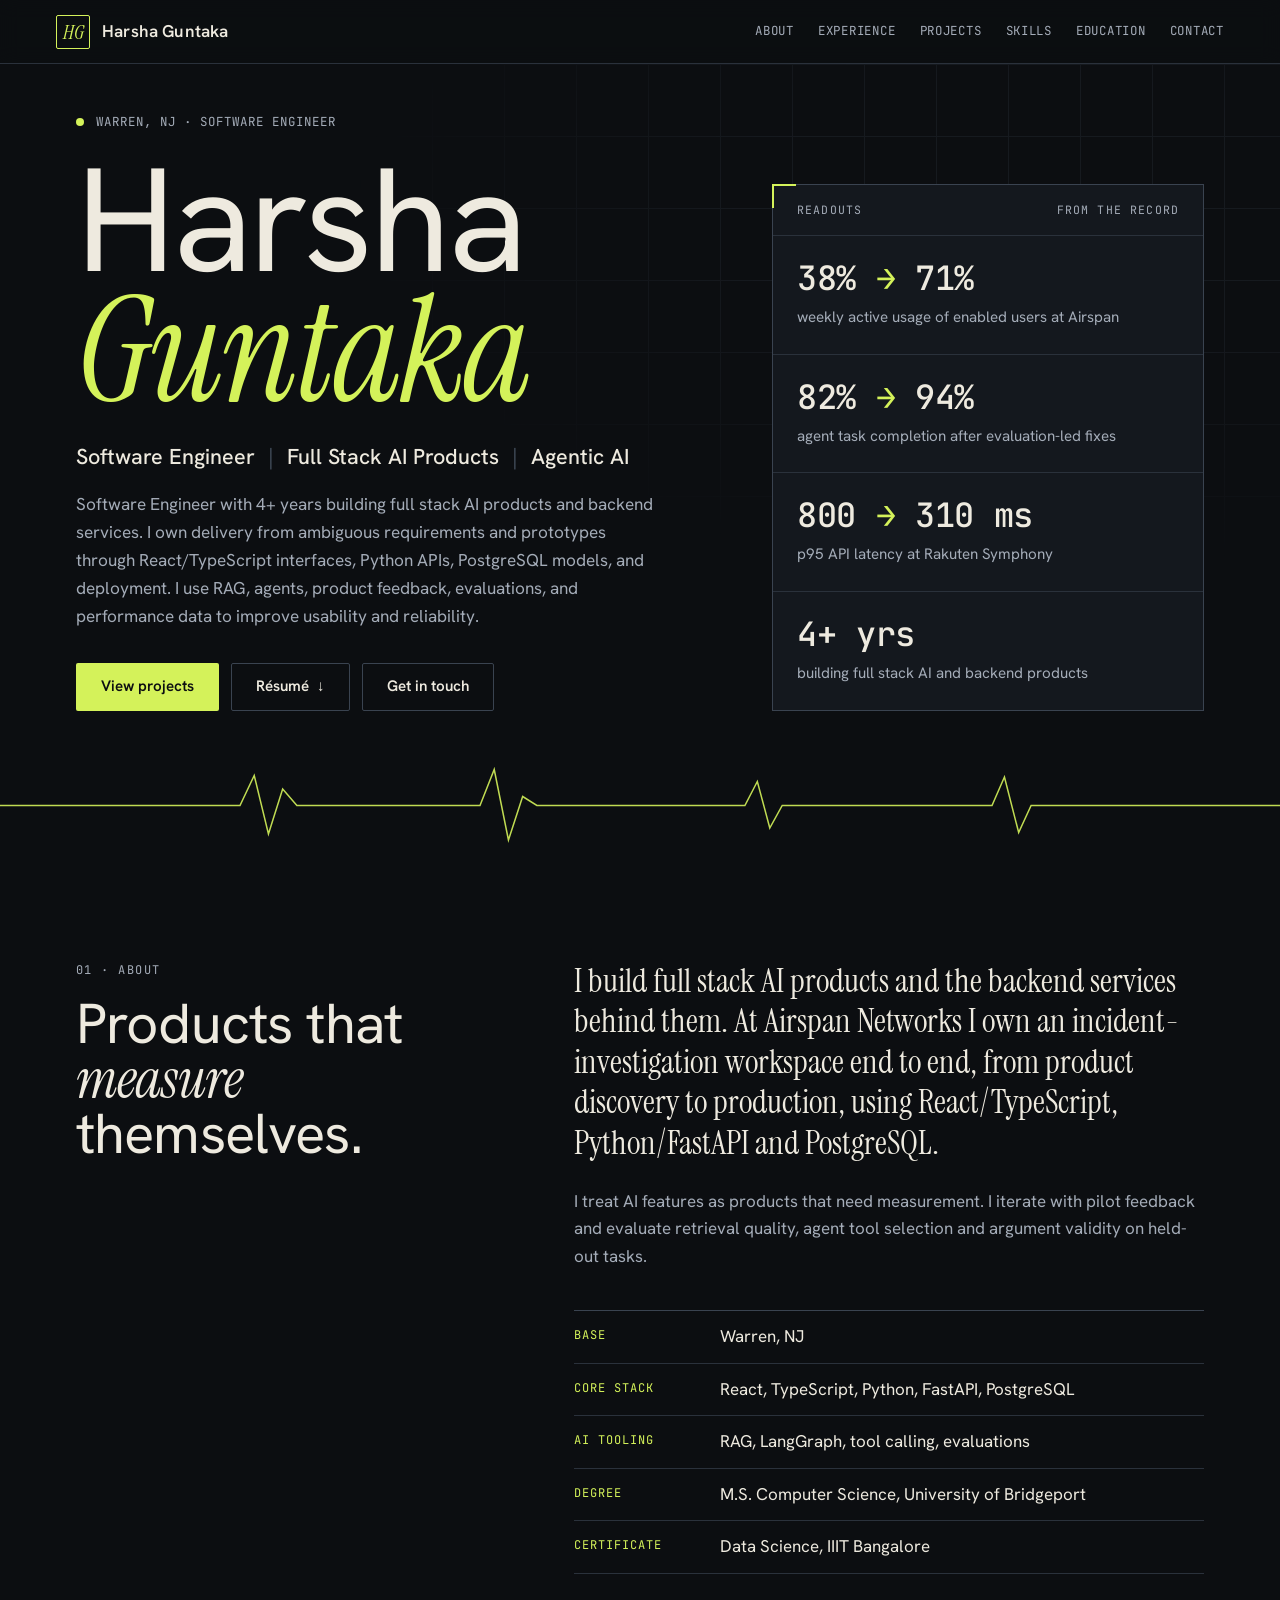
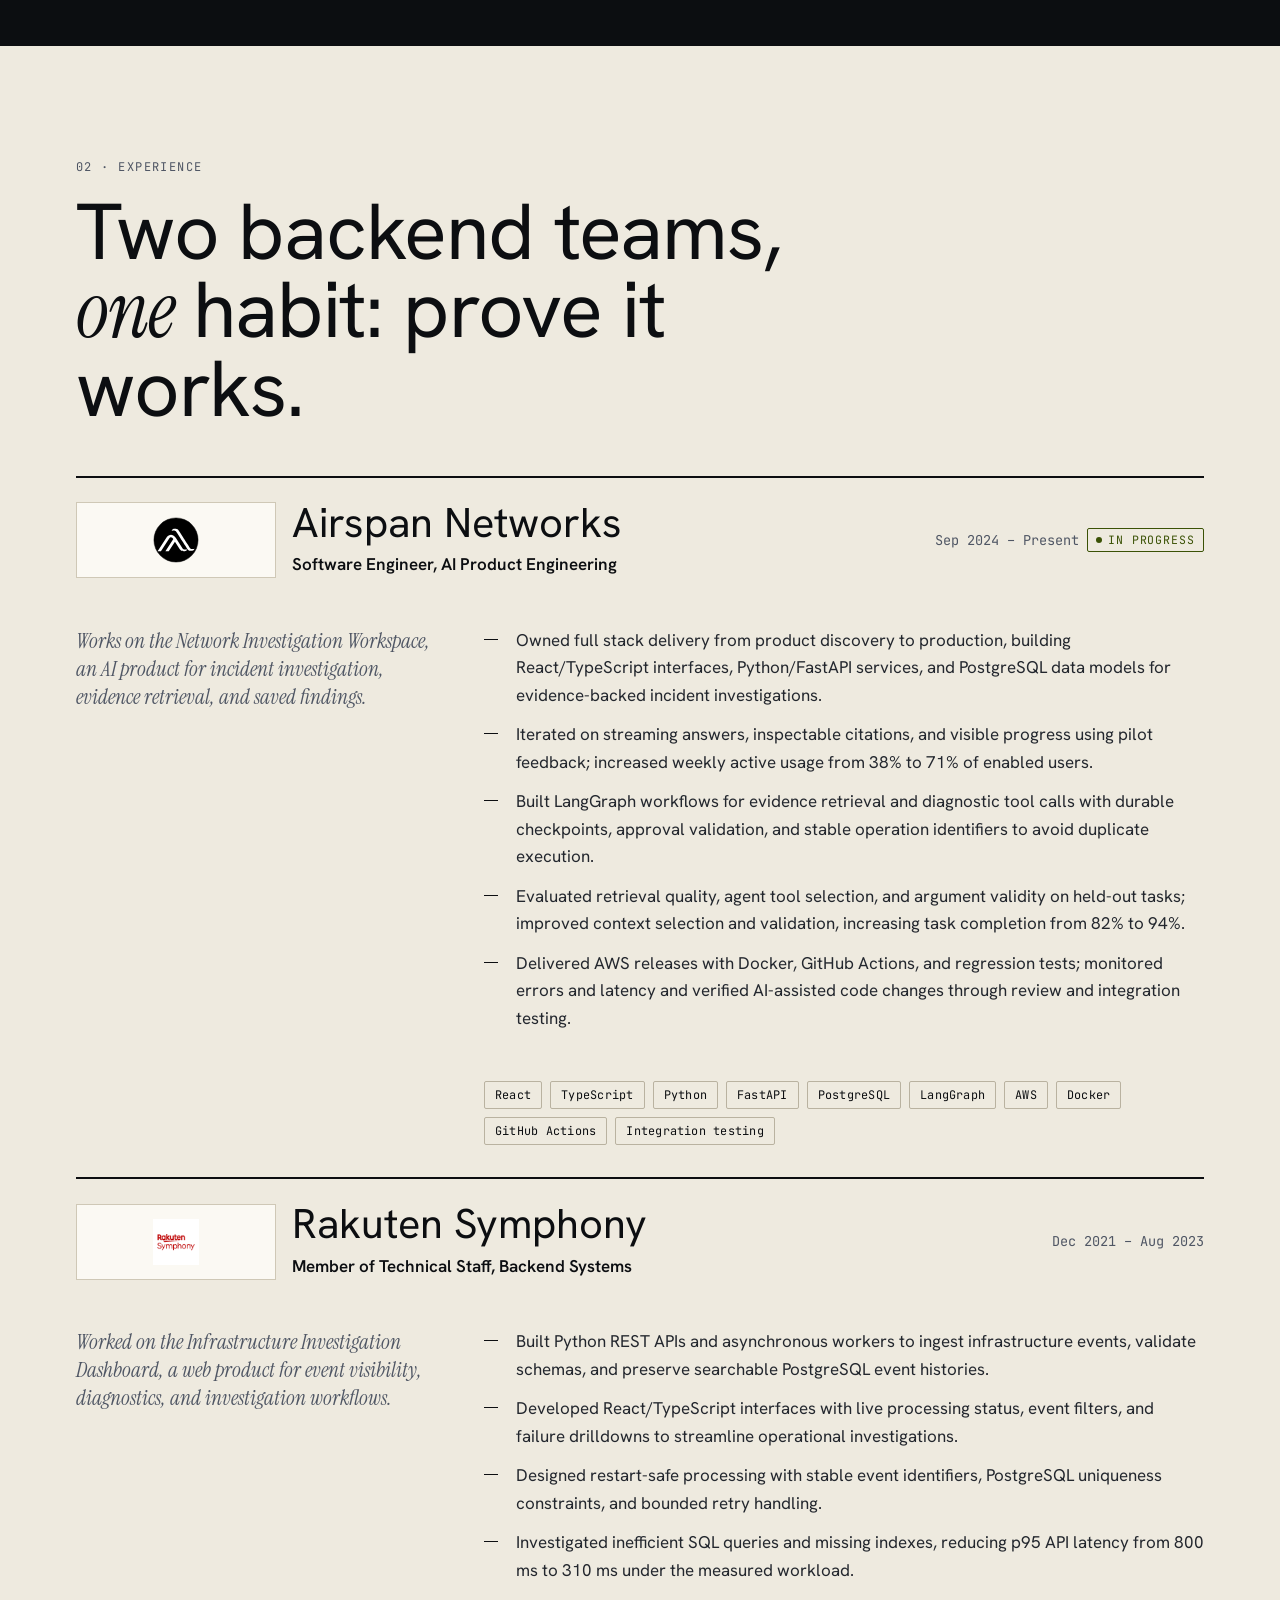
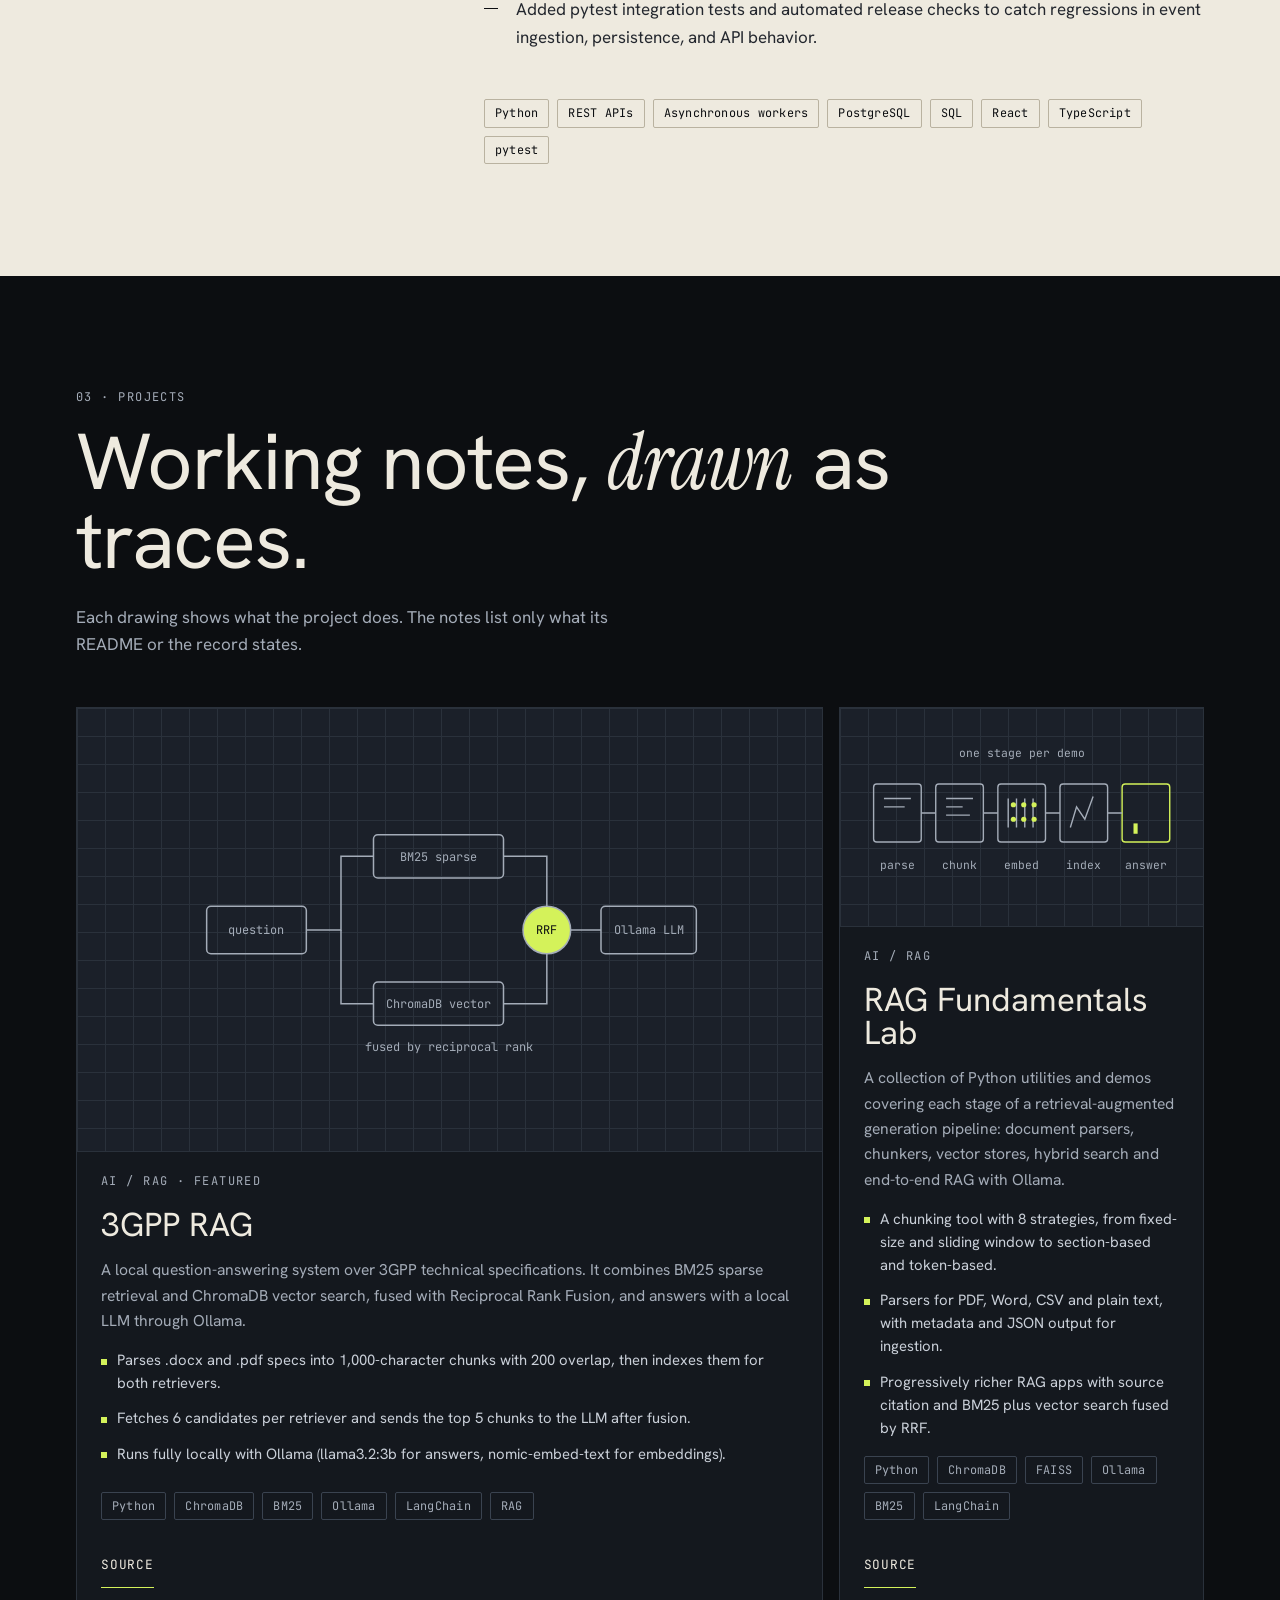
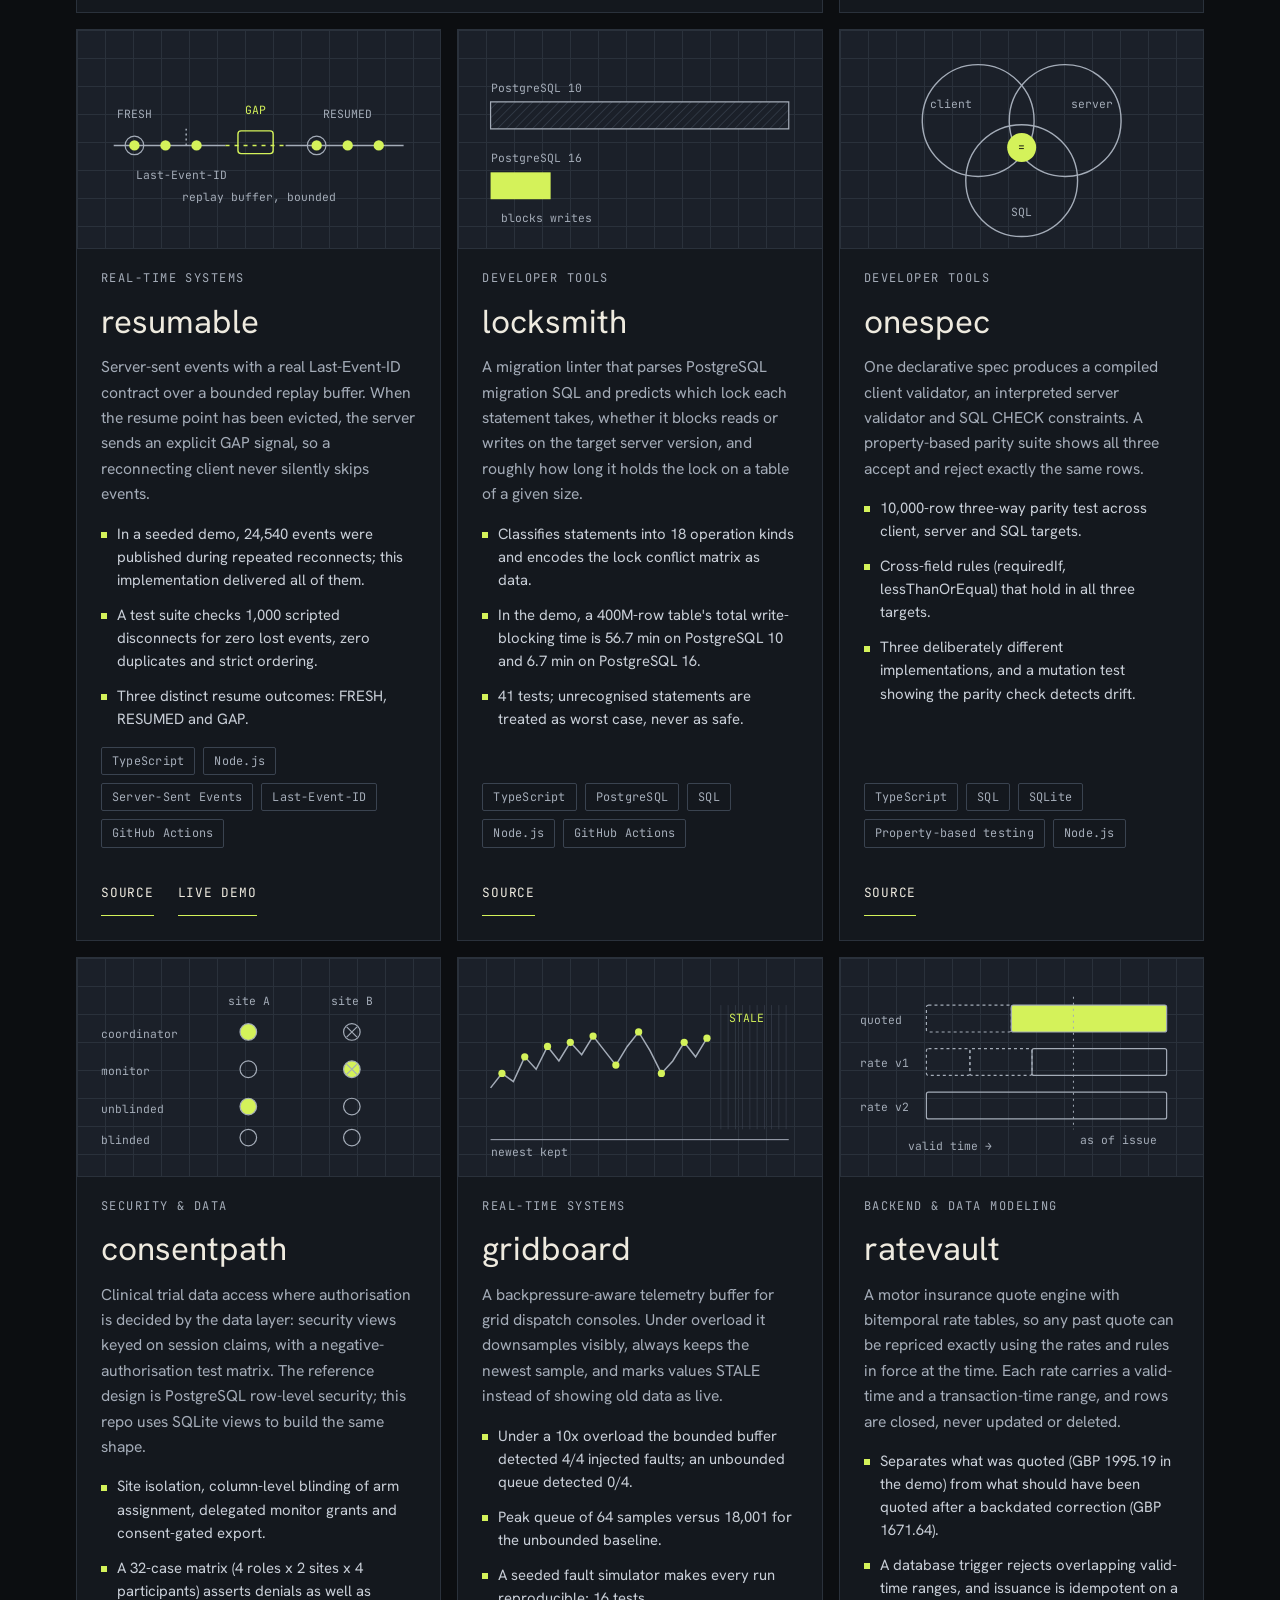
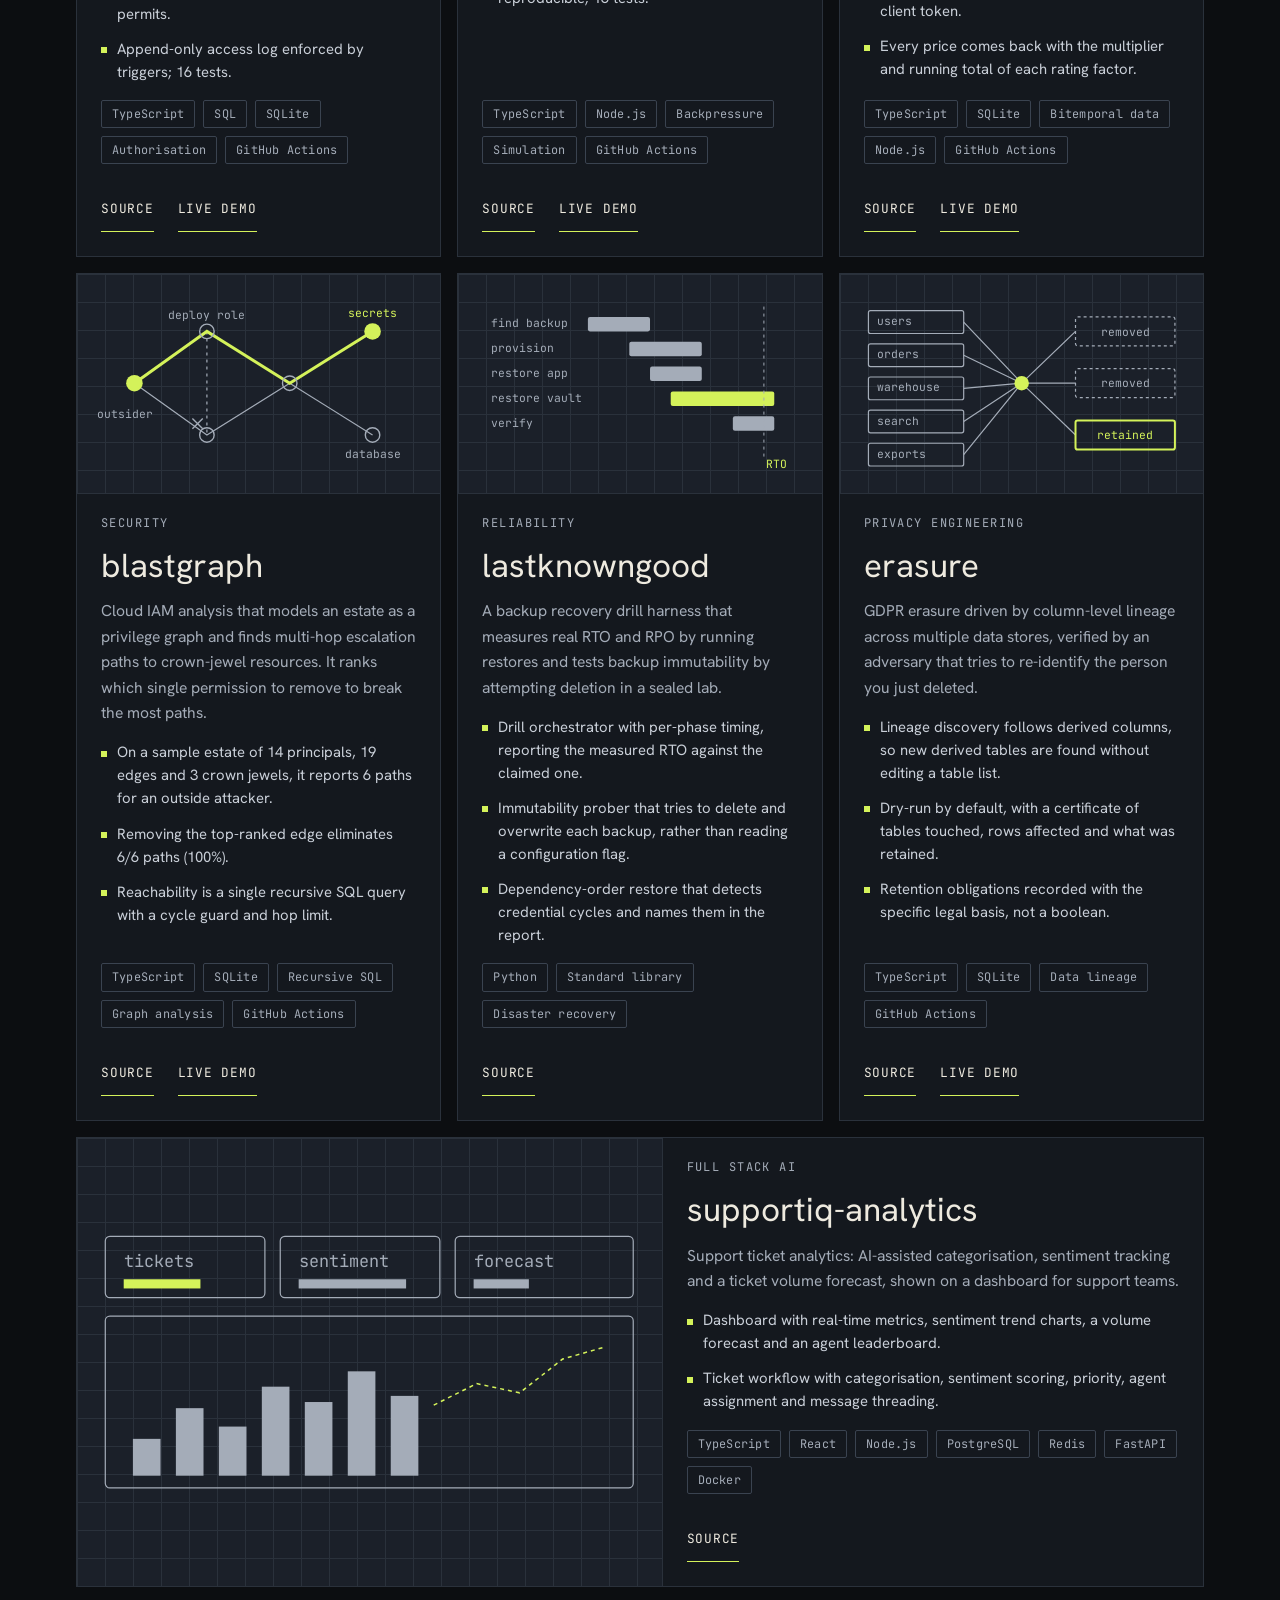
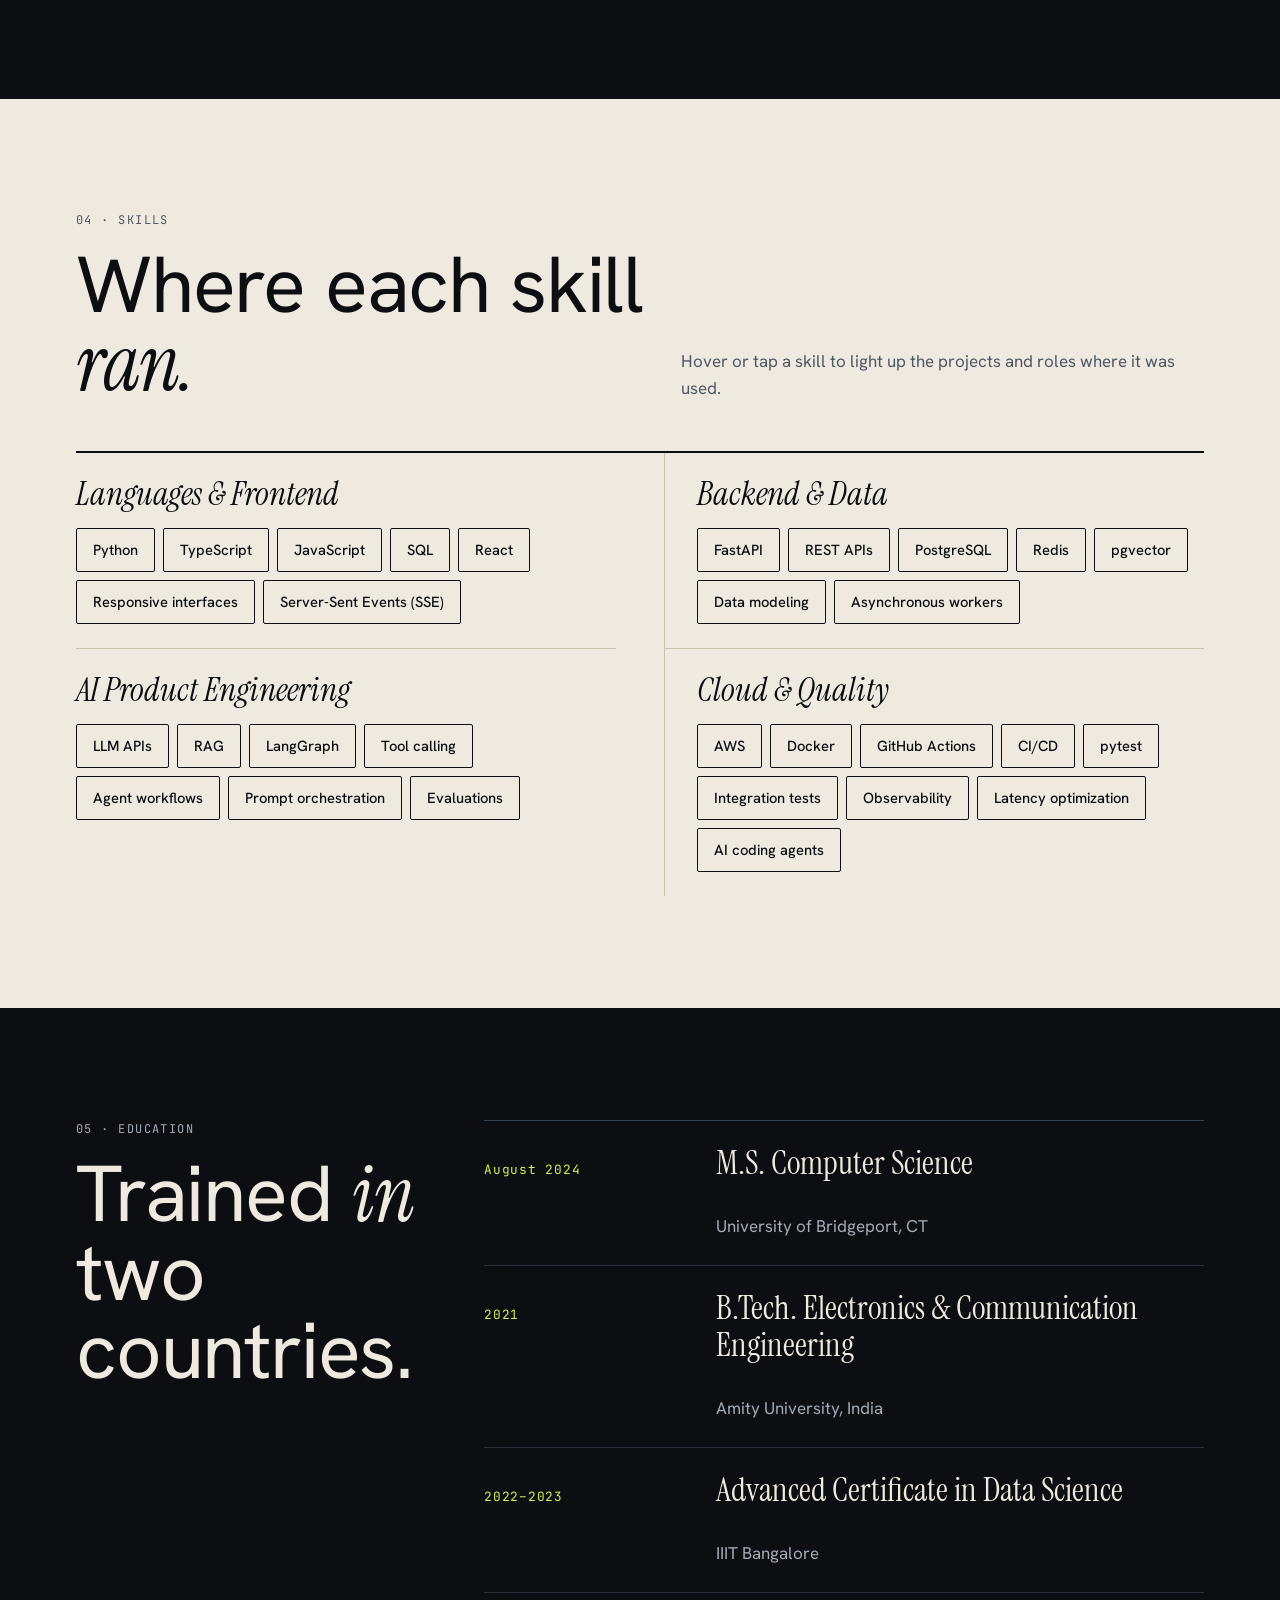
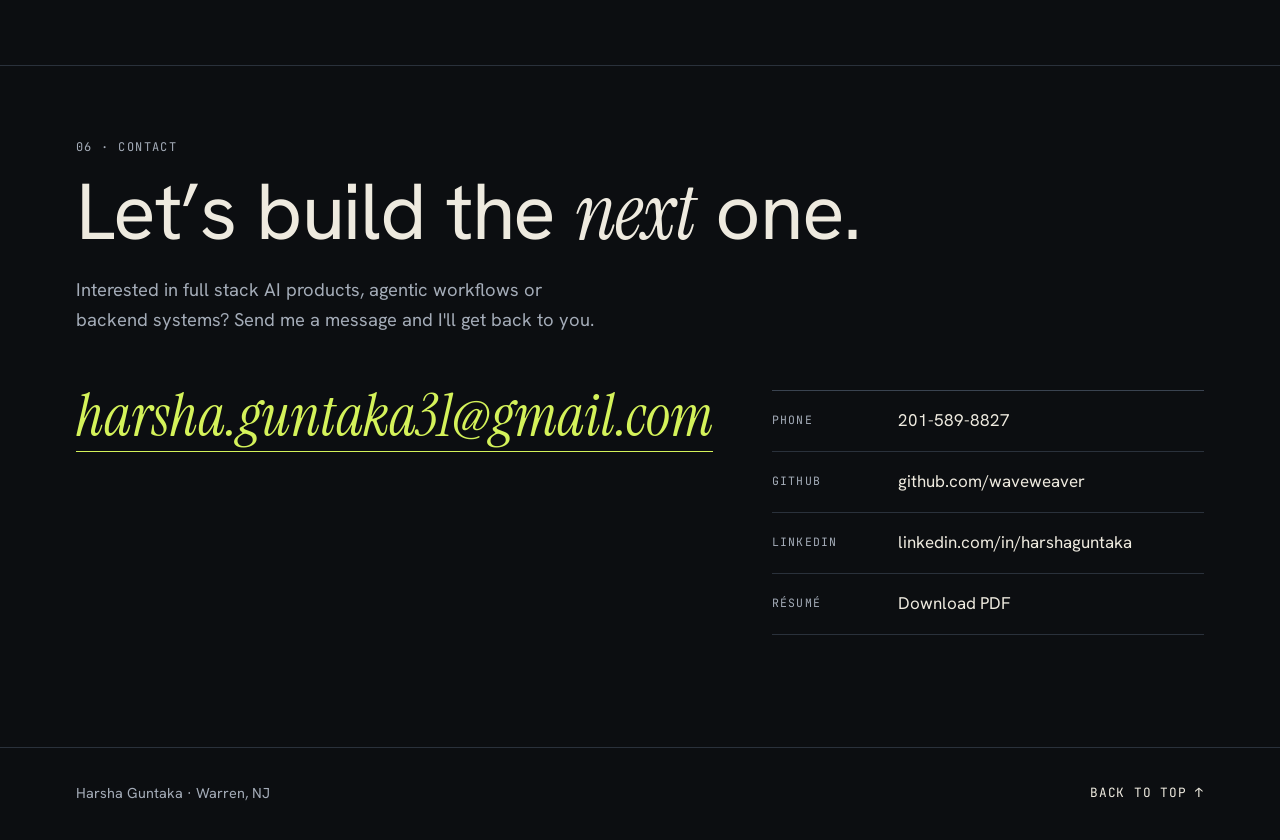
<file: index.html>
<!doctype html>
<html lang="en">
<head>
<meta charset="utf-8">
<meta name="viewport" content="width=device-width, initial-scale=1">
<title>Harsha Guntaka | Software Engineer, Full Stack AI Products</title>
<meta name="description" content="Software Engineer with 4+ years building full stack AI products and backend services: React/TypeScript, Python/FastAPI, PostgreSQL, RAG and agent workflows.">
<link rel="canonical" href="https://waveweaver.github.io/">
<meta property="og:type" content="website">
<meta property="og:title" content="Harsha Guntaka | Software Engineer, Full Stack AI Products">
<meta property="og:description" content="Software Engineer with 4+ years building full stack AI products and backend services: React/TypeScript, Python/FastAPI, PostgreSQL, RAG and agent workflows.">
<meta property="og:url" content="https://waveweaver.github.io/">
<meta property="og:image" content="https://waveweaver.github.io/assets/images/social-card.png">
<meta property="og:image:width" content="1200">
<meta property="og:image:height" content="630">
<meta name="twitter:card" content="summary_large_image">
<meta name="twitter:title" content="Harsha Guntaka | Software Engineer, Full Stack AI Products">
<meta name="twitter:description" content="Software Engineer with 4+ years building full stack AI products and backend services.">
<meta name="twitter:image" content="https://waveweaver.github.io/assets/images/social-card.png">
<meta name="theme-color" content="#0C0E11">
<link rel="icon" href="favicon.svg" type="image/svg+xml">
<link rel="apple-touch-icon" href="assets/images/apple-touch-icon.png">
<link rel="preconnect" href="https://fonts.googleapis.com">
<link rel="preconnect" href="https://fonts.gstatic.com" crossorigin>
<link rel="stylesheet" href="https://fonts.googleapis.com/css2?family=Instrument+Serif:ital@0;1&family=Hanken+Grotesk:wght@400;500;600;700&family=JetBrains+Mono:wght@400;500&display=swap">
<link rel="stylesheet" href="assets/css/site.css">
<script src="assets/js/site.js" defer></script>
</head>
<body>
<a class="skip" href="#main">Skip to content</a>

<header class="site-head">
  <a class="brand" href="#top" aria-label="Harsha Guntaka, back to top"><span class="mark" aria-hidden="true">HG</span><span class="brand-name">Harsha Guntaka</span></a>
  <nav class="nav-desk" aria-label="Primary">
    <a href="#about">About</a>
    <a href="#experience">Experience</a>
    <a href="#projects">Projects</a>
    <a href="#skills">Skills</a>
    <a href="#education">Education</a>
    <a href="#contact">Contact</a>
  </nav>
  <details class="nav-mob">
    <summary>Menu</summary>
    <nav aria-label="Mobile">
      <a href="#about">About</a>
      <a href="#experience">Experience</a>
      <a href="#projects">Projects</a>
      <a href="#skills">Skills</a>
      <a href="#education">Education</a>
      <a href="#contact">Contact</a>
    </nav>
  </details>
</header>

<main id="main">

<!-- HERO -->
<section class="hero" id="top" aria-labelledby="hero-title">
  <div class="hero-grid">
    <div class="hero-copy">
      <p class="eyebrow"><span class="pulse" aria-hidden="true"></span>Warren, NJ &middot; Software Engineer</p>
      <h1 id="hero-title">Harsha <span class="ital">Guntaka</span></h1>
      <p class="hero-title-line"><span>Software Engineer</span><span class="sep" aria-hidden="true">|</span><span>Full Stack AI Products</span><span class="sep" aria-hidden="true">|</span><span>Agentic AI</span></p>
      <p class="hero-summary">Software Engineer with 4+ years building full stack AI products and backend services. I own delivery from ambiguous requirements and prototypes through React/TypeScript interfaces, Python APIs, PostgreSQL models, and deployment. I use RAG, agents, product feedback, evaluations, and performance data to improve usability and reliability.</p>
      <div class="cta-row">
        <a class="btn btn-primary" href="#projects">View projects</a>
        <a class="btn btn-ghost" href="assets/files/harsha-guntaka-resume.pdf">Résumé <span aria-hidden="true">&darr;</span></a>
        <a class="btn btn-ghost" href="#contact">Get in touch</a>
      </div>
    </div>

    <aside class="ledger" aria-label="Key readouts">
      <p class="ledger-head"><span>Readouts</span><span>from the record</span></p>
      <dl>
        <div class="ledger-row">
          <dt class="ledger-val">38% <span class="arrow" aria-hidden="true">&rarr;</span> 71%</dt>
          <dd>weekly active usage of enabled users at Airspan</dd>
        </div>
        <div class="ledger-row">
          <dt class="ledger-val">82% <span class="arrow" aria-hidden="true">&rarr;</span> 94%</dt>
          <dd>agent task completion after evaluation-led fixes</dd>
        </div>
        <div class="ledger-row">
          <dt class="ledger-val">800 <span class="arrow" aria-hidden="true">&rarr;</span> 310 ms</dt>
          <dd>p95 API latency at Rakuten Symphony</dd>
        </div>
        <div class="ledger-row">
          <dt class="ledger-val">4+ yrs</dt>
          <dd>building full stack AI and backend products</dd>
        </div>
      </dl>
    </aside>
  </div>
  <svg class="signal" viewBox="0 0 1440 120" preserveAspectRatio="none" aria-hidden="true" focusable="false">
    <path d="M0 62 H250 L270 62 L286 22 L302 100 L318 40 L334 62 H520 L540 62 L556 14 L572 108 L588 50 L604 62 H820 L838 62 L852 30 L866 92 L880 62 H1100 L1116 62 L1130 24 L1146 98 L1160 62 H1440" fill="none" stroke="currentColor" stroke-width="1.5" vector-effect="non-scaling-stroke"/>
  </svg>
</section>

<!-- ABOUT -->
<section class="about" id="about" aria-labelledby="about-title">
  <div class="wrap about-grid">
    <div class="about-head">
      <p class="kicker">01 &middot; About</p>
      <h2 id="about-title">Products that <span class="ital">measure</span> themselves.</h2>
    </div>
    <div class="about-body">
      <p class="lead">I build full stack AI products and the backend services behind them. At Airspan Networks I own an incident-investigation workspace end to end, from product discovery to production, using React/TypeScript, Python/FastAPI and PostgreSQL.</p>
      <p>I treat AI features as products that need measurement. I iterate with pilot feedback and evaluate retrieval quality, agent tool selection and argument validity on held-out tasks.</p>
      <dl class="facts-ledger">
        <div><dt>Base</dt><dd>Warren, NJ</dd></div>
        <div><dt>Core stack</dt><dd>React, TypeScript, Python, FastAPI, PostgreSQL</dd></div>
        <div><dt>AI tooling</dt><dd>RAG, LangGraph, tool calling, evaluations</dd></div>
        <div><dt>Degree</dt><dd>M.S. Computer Science, University of Bridgeport</dd></div>
        <div><dt>Certificate</dt><dd>Data Science, IIIT Bangalore</dd></div>
      </dl>
    </div>
  </div>
</section>

<!-- EXPERIENCE -->
<section class="experience" id="experience" aria-labelledby="exp-title">
  <div class="wrap">
    <div class="section-head">
      <p class="kicker">02 &middot; Experience</p>
      <h2 id="exp-title">Two backend teams, <span class="ital">one</span> habit: prove it works.</h2>
    </div>

    <div class="roles">
      <article class="role" id="airspan">
        <header class="role-head">
          <div class="logo-chip"><img src="assets/images/logos/airspan-networks.svg" alt="Airspan Networks logo" width="160" height="48"></div>
          <div>
            <h3>Airspan Networks</h3>
            <p class="role-title">Software Engineer, AI Product Engineering</p>
          </div>
          <p class="role-dates"><time>Sep 2024</time> &ndash; <time>Present</time> <span class="status">In progress</span></p>
        </header>
        <p class="role-desc">Works on the Network Investigation Workspace, an AI product for incident investigation, evidence retrieval, and saved findings.</p>
        <ul class="role-list">
          <li>Owned full stack delivery from product discovery to production, building React/TypeScript interfaces, Python/FastAPI services, and PostgreSQL data models for evidence-backed incident investigations.</li>
          <li>Iterated on streaming answers, inspectable citations, and visible progress using pilot feedback; increased weekly active usage from 38% to 71% of enabled users.</li>
          <li>Built LangGraph workflows for evidence retrieval and diagnostic tool calls with durable checkpoints, approval validation, and stable operation identifiers to avoid duplicate execution.</li>
          <li>Evaluated retrieval quality, agent tool selection, and argument validity on held-out tasks; improved context selection and validation, increasing task completion from 82% to 94%.</li>
          <li>Delivered AWS releases with Docker, GitHub Actions, and regression tests; monitored errors and latency and verified AI-assisted code changes through review and integration testing.</li>
        </ul>
        <ul class="tags" aria-label="Technologies at Airspan Networks">
          <li>React</li><li>TypeScript</li><li>Python</li><li>FastAPI</li><li>PostgreSQL</li><li>LangGraph</li><li>AWS</li><li>Docker</li><li>GitHub Actions</li><li>Integration testing</li>
        </ul>
      </article>

      <article class="role" id="rakuten">
        <header class="role-head">
          <div class="logo-chip"><img src="assets/images/logos/rakuten-symphony.png" alt="Rakuten Symphony logo" width="160" height="48"></div>
          <div>
            <h3>Rakuten Symphony</h3>
            <p class="role-title">Member of Technical Staff, Backend Systems</p>
          </div>
          <p class="role-dates"><time>Dec 2021</time> &ndash; <time>Aug 2023</time></p>
        </header>
        <p class="role-desc">Worked on the Infrastructure Investigation Dashboard, a web product for event visibility, diagnostics, and investigation workflows.</p>
        <ul class="role-list">
          <li>Built Python REST APIs and asynchronous workers to ingest infrastructure events, validate schemas, and preserve searchable PostgreSQL event histories.</li>
          <li>Developed React/TypeScript interfaces with live processing status, event filters, and failure drilldowns to streamline operational investigations.</li>
          <li>Designed restart-safe processing with stable event identifiers, PostgreSQL uniqueness constraints, and bounded retry handling.</li>
          <li>Investigated inefficient SQL queries and missing indexes, reducing p95 API latency from 800 ms to 310 ms under the measured workload.</li>
          <li>Added pytest integration tests and automated release checks to catch regressions in event ingestion, persistence, and API behavior.</li>
        </ul>
        <ul class="tags" aria-label="Technologies at Rakuten Symphony">
          <li>Python</li><li>REST APIs</li><li>Asynchronous workers</li><li>PostgreSQL</li><li>SQL</li><li>React</li><li>TypeScript</li><li>pytest</li>
        </ul>
      </article>
    </div>
  </div>
</section>

<!-- PROJECTS -->
<section class="projects" id="projects" aria-labelledby="proj-title">
  <div class="wrap">
    <div class="section-head">
      <p class="kicker">03 &middot; Projects</p>
      <h2 id="proj-title">Working notes, <span class="ital">drawn</span> as traces.</h2>
      <p class="section-note">Each drawing shows what the project does. The notes list only what its README or the record states.</p>
    </div>

    <div class="bento">

      <article class="card span-4 tall" id="p-3gpp-rag">
        <div class="viz viz-rag" aria-hidden="true">
          <svg viewBox="0 0 480 240" focusable="false">
            <g fill="none" stroke="currentColor" stroke-width="1.5">
              <rect x="16" y="98" width="92" height="44" rx="4"/>
              <path d="M108 120 H140 V52 H170"/>
              <path d="M140 120 V188 H170"/>
              <rect x="170" y="32" width="120" height="40" rx="4"/>
              <rect x="170" y="168" width="120" height="40" rx="4"/>
              <path d="M290 52 H330 V98"/>
              <path d="M290 188 H330 V142"/>
              <circle cx="330" cy="120" r="22" class="hi-fill"/>
              <path d="M352 120 H380"/>
              <rect x="380" y="98" width="88" height="44" rx="4"/>
            </g>
            <g class="svg-txt" font-family="JetBrains Mono, monospace" font-size="12" text-anchor="middle">
              <text x="62" y="124">question</text>
              <text x="230" y="56">BM25 sparse</text>
              <text x="230" y="192">ChromaDB vector</text>
              <text x="330" y="124" class="ink-txt">RRF</text>
              <text x="424" y="124">Ollama LLM</text>
              <text x="240" y="232" font-size="11">fused by reciprocal rank</text>
            </g>
          </svg>
        </div>
        <div class="card-body">
          <p class="kicker">AI / RAG &middot; Featured</p>
          <h3>3GPP RAG</h3>
          <p>A local question-answering system over 3GPP technical specifications. It combines BM25 sparse retrieval and ChromaDB vector search, fused with Reciprocal Rank Fusion, and answers with a local LLM through Ollama.</p>
          <ul class="facts">
            <li>Parses .docx and .pdf specs into 1,000-character chunks with 200 overlap, then indexes them for both retrievers.</li>
            <li>Fetches 6 candidates per retriever and sends the top 5 chunks to the LLM after fusion.</li>
            <li>Runs fully locally with Ollama (llama3.2:3b for answers, nomic-embed-text for embeddings).</li>
          </ul>
          <ul class="tags" aria-label="Technologies"><li>Python</li><li>ChromaDB</li><li>BM25</li><li>Ollama</li><li>LangChain</li><li>RAG</li></ul>
          <p class="links"><a href="https://github.com/waveweaver/3gpp-rag" aria-label="Source code for 3GPP RAG">Source</a></p>
        </div>
      </article>

      <article class="card span-2" id="p-rag-lab">
        <div class="viz viz-lab" aria-hidden="true">
          <svg viewBox="0 0 320 180" focusable="false">
            <g fill="none" stroke="currentColor" stroke-width="1.4">
              <rect x="17" y="58" width="46" height="56" rx="3"/>
              <rect x="77" y="58" width="46" height="56" rx="3"/>
              <rect x="137" y="58" width="46" height="56" rx="3"/>
              <rect x="197" y="58" width="46" height="56" rx="3"/>
              <rect x="257" y="58" width="46" height="56" rx="3" class="hi-stroke"/>
              <path d="M63 86 H77 M123 86 H137 M183 86 H197 M243 86 H257"/>
              <path d="M27 72 H53 M27 80 H47 M87 72 H113 M87 80 H103 M87 88 H110 M147 72 V100 M155 72 V100 M163 72 V100 M171 72 V100 M207 100 L213 80 L221 92 L229 70"/>
            </g>
            <g class="hi-fill">
              <circle cx="152" cy="78" r="2.5"/><circle cx="162" cy="78" r="2.5"/><circle cx="172" cy="78" r="2.5"/>
              <circle cx="152" cy="92" r="2.5"/><circle cx="162" cy="92" r="2.5"/><circle cx="172" cy="92" r="2.5"/>
              <rect x="268" y="96" width="4" height="10"/>
            </g>
            <g class="svg-txt" font-family="JetBrains Mono, monospace" font-size="10" text-anchor="middle">
              <text x="40" y="140">parse</text><text x="100" y="140">chunk</text><text x="160" y="140">embed</text><text x="220" y="140">index</text><text x="280" y="140">answer</text>
            </g>
            <text x="160" y="32" class="svg-txt" font-family="JetBrains Mono, monospace" font-size="12" text-anchor="middle">one stage per demo</text>
          </svg>
        </div>
        <div class="card-body">
          <p class="kicker">AI / RAG</p>
          <h3>RAG Fundamentals Lab</h3>
          <p>A collection of Python utilities and demos covering each stage of a retrieval-augmented generation pipeline: document parsers, chunkers, vector stores, hybrid search and end-to-end RAG with Ollama.</p>
          <ul class="facts">
            <li>A chunking tool with 8 strategies, from fixed-size and sliding window to section-based and token-based.</li>
            <li>Parsers for PDF, Word, CSV and plain text, with metadata and JSON output for ingestion.</li>
            <li>Progressively richer RAG apps with source citation and BM25 plus vector search fused by RRF.</li>
          </ul>
          <ul class="tags" aria-label="Technologies"><li>Python</li><li>ChromaDB</li><li>FAISS</li><li>Ollama</li><li>BM25</li><li>LangChain</li></ul>
          <p class="links"><a href="https://github.com/waveweaver/rag-fundamentals-lab" aria-label="Source code for RAG Fundamentals Lab">Source</a></p>
        </div>
      </article>

      <article class="card span-2" id="p-resumable">
        <div class="viz viz-resume" aria-hidden="true">
          <svg viewBox="0 0 320 180" focusable="false">
            <g fill="none" stroke="currentColor" stroke-width="1.5">
              <path d="M20 96 H128"/>
              <path d="M186 96 H300" />
              <path d="M128 96 H186" stroke-dasharray="4 5" class="hi-stroke"/>
              <path d="M90 96 V80" stroke-dasharray="2 3"/>
            </g>
            <g class="hi-fill"><circle cx="40" cy="96" r="5"/><circle cx="70" cy="96" r="5"/><circle cx="100" cy="96" r="5"/><circle cx="216" cy="96" r="5"/><circle cx="246" cy="96" r="5"/><circle cx="276" cy="96" r="5"/></g>
            <g fill="none" stroke="currentColor" stroke-width="1.2"><circle cx="40" cy="96" r="9"/><circle cx="216" cy="96" r="9"/></g>
            <rect x="140" y="82" width="34" height="22" rx="3" fill="none" class="hi-stroke" stroke-width="1.4"/>
            <g class="svg-txt" font-family="JetBrains Mono, monospace" font-size="10" text-anchor="middle">
              <text x="40" y="70">FRESH</text>
              <text x="85" y="128">Last-Event-ID</text>
              <text x="157" y="66" class="hi-txt">GAP</text>
              <text x="246" y="70">RESUMED</text>
              <text x="160" y="150" font-size="10">replay buffer, bounded</text>
            </g>
          </svg>
        </div>
        <div class="card-body">
          <p class="kicker">Real-time systems</p>
          <h3>resumable</h3>
          <p>Server-sent events with a real Last-Event-ID contract over a bounded replay buffer. When the resume point has been evicted, the server sends an explicit GAP signal, so a reconnecting client never silently skips events.</p>
          <ul class="facts">
            <li>In a seeded demo, 24,540 events were published during repeated reconnects; this implementation delivered all of them.</li>
            <li>A test suite checks 1,000 scripted disconnects for zero lost events, zero duplicates and strict ordering.</li>
            <li>Three distinct resume outcomes: FRESH, RESUMED and GAP.</li>
          </ul>
          <ul class="tags" aria-label="Technologies"><li>TypeScript</li><li>Node.js</li><li>Server-Sent Events</li><li>Last-Event-ID</li><li>GitHub Actions</li></ul>
          <p class="links"><a href="https://github.com/waveweaver/resumable" aria-label="Source code for resumable">Source</a><a href="https://waveweaver.github.io/resumable/" aria-label="Live demo of resumable">Live demo</a></p>
        </div>
      </article>

      <article class="card span-2" id="p-locksmith">
        <div class="viz viz-lock" aria-hidden="true">
          <svg viewBox="0 0 320 180" focusable="false">
            <defs>
              <pattern id="hatch-lk" width="6" height="6" patternUnits="userSpaceOnUse" patternTransform="rotate(45)"><rect width="6" height="6" class="pat-bg"/><line x1="0" y1="0" x2="0" y2="6" class="pat-ln"/></pattern>
            </defs>
            <g class="svg-txt" font-family="JetBrains Mono, monospace" font-size="11">
              <text x="16" y="44">PostgreSQL 10</text>
              <text x="16" y="112">PostgreSQL 16</text>
            </g>
            <rect x="16" y="54" width="288" height="26" fill="url(#hatch-lk)" stroke="currentColor" stroke-width="1.2"/>
            <rect x="16" y="122" width="58" height="26" class="hi-fill"/>
            <g class="svg-txt" font-family="JetBrains Mono, monospace" font-size="10">
              <text x="26" y="170">blocks writes</text>
            </g>
          </svg>
        </div>
        <div class="card-body">
          <p class="kicker">Developer tools</p>
          <h3>locksmith</h3>
          <p>A migration linter that parses PostgreSQL migration SQL and predicts which lock each statement takes, whether it blocks reads or writes on the target server version, and roughly how long it holds the lock on a table of a given size.</p>
          <ul class="facts">
            <li>Classifies statements into 18 operation kinds and encodes the lock conflict matrix as data.</li>
            <li>In the demo, a 400M-row table's total write-blocking time is 56.7 min on PostgreSQL 10 and 6.7 min on PostgreSQL 16.</li>
            <li>41 tests; unrecognised statements are treated as worst case, never as safe.</li>
          </ul>
          <ul class="tags" aria-label="Technologies"><li>TypeScript</li><li>PostgreSQL</li><li>SQL</li><li>Node.js</li><li>GitHub Actions</li></ul>
          <p class="links"><a href="https://github.com/waveweaver/locksmith" aria-label="Source code for locksmith">Source</a></p>
        </div>
      </article>

      <article class="card span-2" id="p-onespec">
        <div class="viz viz-spec" aria-hidden="true">
          <svg viewBox="0 0 320 180" focusable="false">
            <g fill="none" stroke="currentColor" stroke-width="1.4">
              <circle cx="118" cy="72" r="54"/>
              <circle cx="202" cy="72" r="54"/>
              <circle cx="160" cy="130" r="54"/>
            </g>
            <circle cx="160" cy="98" r="14" class="hi-fill"/>
            <g class="svg-txt" font-family="JetBrains Mono, monospace" font-size="11" text-anchor="middle">
              <text x="92" y="60">client</text>
              <text x="228" y="60">server</text>
              <text x="160" y="164">SQL</text>
            </g>
            <text x="160" y="101" class="ink-txt" font-family="JetBrains Mono, monospace" font-size="10" text-anchor="middle">=</text>
          </svg>
        </div>
        <div class="card-body">
          <p class="kicker">Developer tools</p>
          <h3>onespec</h3>
          <p>One declarative spec produces a compiled client validator, an interpreted server validator and SQL CHECK constraints. A property-based parity suite shows all three accept and reject exactly the same rows.</p>
          <ul class="facts">
            <li>10,000-row three-way parity test across client, server and SQL targets.</li>
            <li>Cross-field rules (requiredIf, lessThanOrEqual) that hold in all three targets.</li>
            <li>Three deliberately different implementations, and a mutation test showing the parity check detects drift.</li>
          </ul>
          <ul class="tags" aria-label="Technologies"><li>TypeScript</li><li>SQL</li><li>SQLite</li><li>Property-based testing</li><li>Node.js</li></ul>
          <p class="links"><a href="https://github.com/waveweaver/onespec" aria-label="Source code for onespec">Source</a></p>
        </div>
      </article>

      <article class="card span-2" id="p-consentpath">
        <div class="viz viz-grid" aria-hidden="true">
          <svg viewBox="0 0 320 180" focusable="false">
            <g class="svg-txt" font-family="JetBrains Mono, monospace" font-size="10">
              <text x="130" y="30">site A</text><text x="230" y="30">site B</text>
              <text x="8" y="62">coordinator</text><text x="8" y="98">monitor</text><text x="8" y="134">unblinded</text><text x="8" y="164">blinded</text>
            </g>
            <g fill="none" stroke="currentColor" stroke-width="1.2">
              <circle cx="150" cy="56" r="8" class="hi-fill"/><circle cx="250" cy="56" r="8"/>
              <circle cx="150" cy="92" r="8"/><circle cx="250" cy="92" r="8" class="hi-fill"/>
              <circle cx="150" cy="128" r="8" class="hi-fill"/><circle cx="250" cy="128" r="8"/>
              <circle cx="150" cy="158" r="8"/><circle cx="250" cy="158" r="8"/>
            </g>
            <g stroke="currentColor" stroke-width="1.2"><path d="M245 87 L255 97 M255 87 L245 97"/><path d="M245 51 L255 61 M255 51 L245 61"/></g>
          </svg>
        </div>
        <div class="card-body">
          <p class="kicker">Security &amp; data</p>
          <h3>consentpath</h3>
          <p>Clinical trial data access where authorisation is decided by the data layer: security views keyed on session claims, with a negative-authorisation test matrix. The reference design is PostgreSQL row-level security; this repo uses SQLite views to build the same shape.</p>
          <ul class="facts">
            <li>Site isolation, column-level blinding of arm assignment, delegated monitor grants and consent-gated export.</li>
            <li>A 32-case matrix (4 roles x 2 sites x 4 participants) asserts denials as well as permits.</li>
            <li>Append-only access log enforced by triggers; 16 tests.</li>
          </ul>
          <ul class="tags" aria-label="Technologies"><li>TypeScript</li><li>SQL</li><li>SQLite</li><li>Authorisation</li><li>GitHub Actions</li></ul>
          <p class="links"><a href="https://github.com/waveweaver/consentpath" aria-label="Source code for consentpath">Source</a><a href="https://waveweaver.github.io/consentpath/" aria-label="Live demo of consentpath">Live demo</a></p>
        </div>
      </article>

      <article class="card span-2" id="p-gridboard">
        <div class="viz viz-wave" aria-hidden="true">
          <svg viewBox="0 0 320 180" focusable="false">
            <defs>
              <pattern id="hatch-gb" width="7" height="7" patternUnits="userSpaceOnUse"><line x1="0" y1="0" x2="0" y2="7" class="pat-ln"/></pattern>
            </defs>
            <rect x="236" y="30" width="72" height="120" fill="url(#hatch-gb)"/>
            <path d="M16 110 L27 96 L38 104 L49 80 L60 92 L71 70 L82 84 L93 66 L104 78 L115 60 L126 74 L137 88 L148 70 L159 56 L170 74 L181 96 L192 84 L203 66 L214 80 L225 62" fill="none" stroke="currentColor" stroke-width="1.5"/>
            <g class="hi-fill"><circle cx="27" cy="96" r="3.5"/><circle cx="49" cy="80" r="3.5"/><circle cx="71" cy="70" r="3.5"/><circle cx="93" cy="66" r="3.5"/><circle cx="115" cy="60" r="3.5"/><circle cx="137" cy="88" r="3.5"/><circle cx="159" cy="56" r="3.5"/><circle cx="181" cy="96" r="3.5"/><circle cx="203" cy="66" r="3.5"/><circle cx="225" cy="62" r="3.5"/></g>
            <line x1="16" y1="160" x2="304" y2="160" stroke="currentColor" stroke-width="1"/>
            <g class="svg-txt" font-family="JetBrains Mono, monospace" font-size="10">
              <text x="246" y="46" class="hi-txt">STALE</text>
              <text x="16" y="176">newest kept</text>
            </g>
          </svg>
        </div>
        <div class="card-body">
          <p class="kicker">Real-time systems</p>
          <h3>gridboard</h3>
          <p>A backpressure-aware telemetry buffer for grid dispatch consoles. Under overload it downsamples visibly, always keeps the newest sample, and marks values STALE instead of showing old data as live.</p>
          <ul class="facts">
            <li>Under a 10x overload the bounded buffer detected 4/4 injected faults; an unbounded queue detected 0/4.</li>
            <li>Peak queue of 64 samples versus 18,001 for the unbounded baseline.</li>
            <li>A seeded fault simulator makes every run reproducible; 16 tests.</li>
          </ul>
          <ul class="tags" aria-label="Technologies"><li>TypeScript</li><li>Node.js</li><li>Backpressure</li><li>Simulation</li><li>GitHub Actions</li></ul>
          <p class="links"><a href="https://github.com/waveweaver/gridboard" aria-label="Source code for gridboard">Source</a><a href="https://waveweaver.github.io/gridboard/" aria-label="Live demo of gridboard">Live demo</a></p>
        </div>
      </article>

      <article class="card span-2" id="p-ratevault">
        <div class="viz viz-bitemp" aria-hidden="true">
          <svg viewBox="0 0 320 180" focusable="false">
            <g fill="none" stroke="currentColor" stroke-width="1.2">
              <rect x="68" y="30" width="82" height="26" rx="2" stroke-dasharray="3 3"/>
              <rect x="150" y="30" width="150" height="26" rx="2" class="hi-fill"/>
              <rect x="68" y="72" width="42" height="26" rx="2" stroke-dasharray="3 3"/>
              <rect x="110" y="72" width="60" height="26" rx="2" stroke-dasharray="3 3"/>
              <rect x="170" y="72" width="130" height="26" rx="2"/>
              <rect x="68" y="114" width="232" height="26" rx="2"/>
            </g>
            <path d="M210 22 V150" stroke="currentColor" stroke-dasharray="2 4" fill="none"/>
            <g class="svg-txt" font-family="JetBrains Mono, monospace" font-size="10">
              <text x="4" y="48" font-size="9">quoted</text><text x="4" y="90" font-size="9">rate v1</text><text x="4" y="132" font-size="9">rate v2</text>
              <text x="216" y="164">as of issue</text>
              <text x="50" y="170" font-size="9">valid time &rarr;</text>
            </g>
          </svg>
        </div>
        <div class="card-body">
          <p class="kicker">Backend &amp; data modeling</p>
          <h3>ratevault</h3>
          <p>A motor insurance quote engine with bitemporal rate tables, so any past quote can be repriced exactly using the rates and rules in force at the time. Each rate carries a valid-time and a transaction-time range, and rows are closed, never updated or deleted.</p>
          <ul class="facts">
            <li>Separates what was quoted (GBP 1995.19 in the demo) from what should have been quoted after a backdated correction (GBP 1671.64).</li>
            <li>A database trigger rejects overlapping valid-time ranges, and issuance is idempotent on a client token.</li>
            <li>Every price comes back with the multiplier and running total of each rating factor.</li>
          </ul>
          <ul class="tags" aria-label="Technologies"><li>TypeScript</li><li>SQLite</li><li>Bitemporal data</li><li>Node.js</li><li>GitHub Actions</li></ul>
          <p class="links"><a href="https://github.com/waveweaver/ratevault" aria-label="Source code for ratevault">Source</a><a href="https://waveweaver.github.io/ratevault/" aria-label="Live demo of ratevault">Live demo</a></p>
        </div>
      </article>

      <article class="card span-2" id="p-blastgraph">
        <div class="viz viz-graph" aria-hidden="true">
          <svg viewBox="0 0 320 180" focusable="false">
            <g fill="none" stroke="currentColor" stroke-width="1.2">
              <path d="M40 90 L110 40 L190 90 L270 40"/>
              <path d="M40 90 L110 140 L190 90"/>
              <path d="M190 90 L270 140"/>
              <path d="M110 40 L110 140" stroke-dasharray="3 4"/>
            </g>
            <path d="M40 90 L110 40 L190 90 L270 40" fill="none" class="hi-stroke" stroke-width="3"/>
            <g class="hi-fill"><circle cx="40" cy="90" r="8"/><circle cx="270" cy="40" r="8"/></g>
            <g fill="none" stroke="currentColor" stroke-width="1.4"><circle cx="110" cy="40" r="7"/><circle cx="190" cy="90" r="7"/><circle cx="110" cy="140" r="7"/><circle cx="270" cy="140" r="7"/></g>
            <g stroke="currentColor" stroke-width="1.4"><path d="M96 124 L106 134 M106 124 L96 134"/></g>
            <g class="svg-txt" font-family="JetBrains Mono, monospace" font-size="10">
              <text x="4" y="124">outsider</text>
              <text x="110" y="28" text-anchor="middle">deploy role</text>
              <text x="270" y="26" text-anchor="middle" class="hi-txt">secrets</text>
              <text x="270" y="162" text-anchor="middle">database</text>
            </g>
          </svg>
        </div>
        <div class="card-body">
          <p class="kicker">Security</p>
          <h3>blastgraph</h3>
          <p>Cloud IAM analysis that models an estate as a privilege graph and finds multi-hop escalation paths to crown-jewel resources. It ranks which single permission to remove to break the most paths.</p>
          <ul class="facts">
            <li>On a sample estate of 14 principals, 19 edges and 3 crown jewels, it reports 6 paths for an outside attacker.</li>
            <li>Removing the top-ranked edge eliminates 6/6 paths (100%).</li>
            <li>Reachability is a single recursive SQL query with a cycle guard and hop limit.</li>
          </ul>
          <ul class="tags" aria-label="Technologies"><li>TypeScript</li><li>SQLite</li><li>Recursive SQL</li><li>Graph analysis</li><li>GitHub Actions</li></ul>
          <p class="links"><a href="https://github.com/waveweaver/blastgraph" aria-label="Source code for blastgraph">Source</a><a href="https://waveweaver.github.io/blastgraph/" aria-label="Live demo of blastgraph">Live demo</a></p>
        </div>
      </article>

      <article class="card span-2" id="p-lastknowngood">
        <div class="viz viz-gantt" aria-hidden="true">
          <svg viewBox="0 0 320 180" focusable="false">
            <g fill="currentColor">
              <rect x="110" y="26" width="60" height="14" rx="2"/>
              <rect x="150" y="50" width="70" height="14" rx="2"/>
              <rect x="170" y="74" width="50" height="14" rx="2"/>
              <rect x="190" y="98" width="100" height="14" rx="2" class="hi-fill"/>
              <rect x="250" y="122" width="40" height="14" rx="2"/>
            </g>
            <path d="M280 16 V164" stroke="currentColor" stroke-dasharray="3 4" fill="none"/>
            <g class="svg-txt" font-family="JetBrains Mono, monospace" font-size="10">
              <text x="16" y="36">find backup</text>
              <text x="16" y="60">provision</text>
              <text x="16" y="84">restore app</text>
              <text x="16" y="108">restore vault</text>
              <text x="16" y="132">verify</text>
              <text x="282" y="172" font-size="9" class="hi-txt">RTO</text>
            </g>
          </svg>
        </div>
        <div class="card-body">
          <p class="kicker">Reliability</p>
          <h3>lastknowngood</h3>
          <p>A backup recovery drill harness that measures real RTO and RPO by running restores and tests backup immutability by attempting deletion in a sealed lab.</p>
          <ul class="facts">
            <li>Drill orchestrator with per-phase timing, reporting the measured RTO against the claimed one.</li>
            <li>Immutability prober that tries to delete and overwrite each backup, rather than reading a configuration flag.</li>
            <li>Dependency-order restore that detects credential cycles and names them in the report.</li>
          </ul>
          <ul class="tags" aria-label="Technologies"><li>Python</li><li>Standard library</li><li>Disaster recovery</li></ul>
          <p class="links"><a href="https://github.com/waveweaver/lastknowngood" aria-label="Source code for lastknowngood">Source</a></p>
        </div>
      </article>

      <article class="card span-2" id="p-erasure">
        <div class="viz viz-lineage" aria-hidden="true">
          <svg viewBox="0 0 320 180" focusable="false">
            <g fill="none" stroke="currentColor" stroke-width="1.2">
              <rect x="12" y="20" width="92" height="22" rx="2"/>
              <rect x="12" y="52" width="92" height="22" rx="2"/>
              <rect x="12" y="84" width="92" height="22" rx="2"/>
              <rect x="12" y="116" width="92" height="22" rx="2"/>
              <rect x="12" y="148" width="92" height="22" rx="2"/>
              <path d="M104 31 L160 90 M104 63 L160 90 M104 95 L160 90 M104 127 L160 90 M104 159 L160 90"/>
              <path d="M160 90 L212 40 M160 90 L212 90 M160 90 L212 140"/>
              <rect x="212" y="26" width="96" height="28" rx="2" stroke-dasharray="3 3"/>
              <rect x="212" y="76" width="96" height="28" rx="2" stroke-dasharray="3 3"/>
              <rect x="212" y="126" width="96" height="28" rx="2" class="hi-stroke" stroke-width="2"/>
            </g>
            <circle cx="160" cy="90" r="7" class="hi-fill"/>
            <g class="svg-txt" font-family="JetBrains Mono, monospace" font-size="10">
              <text x="20" y="34">users</text><text x="20" y="66">orders</text><text x="20" y="98">warehouse</text><text x="20" y="130">search</text><text x="20" y="162">exports</text>
              <text x="260" y="44" text-anchor="middle">removed</text>
              <text x="260" y="94" text-anchor="middle">removed</text>
              <text x="260" y="144" text-anchor="middle" class="hi-txt">retained</text>
            </g>
          </svg>
        </div>
        <div class="card-body">
          <p class="kicker">Privacy engineering</p>
          <h3>erasure</h3>
          <p>GDPR erasure driven by column-level lineage across multiple data stores, verified by an adversary that tries to re-identify the person you just deleted.</p>
          <ul class="facts">
            <li>Lineage discovery follows derived columns, so new derived tables are found without editing a table list.</li>
            <li>Dry-run by default, with a certificate of tables touched, rows affected and what was retained.</li>
            <li>Retention obligations recorded with the specific legal basis, not a boolean.</li>
          </ul>
          <ul class="tags" aria-label="Technologies"><li>TypeScript</li><li>SQLite</li><li>Data lineage</li><li>GitHub Actions</li></ul>
          <p class="links"><a href="https://github.com/waveweaver/erasure" aria-label="Source code for erasure">Source</a><a href="https://waveweaver.github.io/erasure/" aria-label="Live demo of erasure">Live demo</a></p>
        </div>
      </article>

      <article class="card span-6 wide" id="p-supportiq">
        <div class="viz viz-dash" aria-hidden="true">
          <svg viewBox="0 0 360 180" focusable="false">
            <g fill="none" stroke="currentColor" stroke-width="1.2">
              <rect x="8" y="8" width="104" height="40" rx="3"/>
              <rect x="122" y="8" width="104" height="40" rx="3"/>
              <rect x="236" y="8" width="116" height="40" rx="3"/>
              <rect x="8" y="60" width="344" height="112" rx="3"/>
            </g>
            <g fill="currentColor">
              <rect x="20" y="36" width="50" height="6" class="hi-fill"/>
              <rect x="134" y="36" width="70" height="6"/>
              <rect x="248" y="36" width="36" height="6"/>
              <rect x="26" y="140" width="18" height="24"/><rect x="54" y="120" width="18" height="44"/><rect x="82" y="132" width="18" height="32"/><rect x="110" y="106" width="18" height="58"/><rect x="138" y="116" width="18" height="48"/><rect x="166" y="96" width="18" height="68"/><rect x="194" y="112" width="18" height="52"/>
            </g>
            <path d="M222 118 L250 104 L278 110 L306 88 L334 80" fill="none" stroke="currentColor" stroke-width="1.5" stroke-dasharray="4 4" class="hi-stroke"/>
            <g class="svg-txt" font-family="JetBrains Mono, monospace" font-size="10">
              <text x="20" y="28" font-size="9">tickets</text>
              <text x="134" y="28" font-size="9">sentiment</text>
              <text x="248" y="28" font-size="9">forecast</text>
            </g>
          </svg>
        </div>
        <div class="card-body">
          <p class="kicker">Full stack AI</p>
          <h3>supportiq-analytics</h3>
          <p>Support ticket analytics: AI-assisted categorisation, sentiment tracking and a ticket volume forecast, shown on a dashboard for support teams.</p>
          <ul class="facts">
            <li>Dashboard with real-time metrics, sentiment trend charts, a volume forecast and an agent leaderboard.</li>
            <li>Ticket workflow with categorisation, sentiment scoring, priority, agent assignment and message threading.</li>
          </ul>
          <ul class="tags" aria-label="Technologies"><li>TypeScript</li><li>React</li><li>Node.js</li><li>PostgreSQL</li><li>Redis</li><li>FastAPI</li><li>Docker</li></ul>
          <p class="links"><a href="https://github.com/waveweaver/supportiq-analytics" aria-label="Source code for supportiq-analytics">Source</a></p>
        </div>
      </article>

    </div>
  </div>
</section>

<!-- SKILLS -->
<section class="skills" id="skills" aria-labelledby="skills-title">
  <div class="wrap">
    <div class="skills-head">
      <div>
        <p class="kicker">04 &middot; Skills</p>
        <h2 id="skills-title">Where each skill <span class="ital">ran.</span></h2>
      </div>
      <p class="section-note">Hover or tap a skill to light up the projects and roles where it was used.</p>
    </div>

    <div class="skill-grid">
      <section class="skill-group" aria-labelledby="sg1">
        <h3 id="sg1">Languages &amp; Frontend</h3>
        <ul class="chips">
          <li class="chip" tabindex="0" data-p="p-3gpp-rag p-rag-lab p-lastknowngood p-supportiq airspan rakuten">Python</li>
          <li class="chip" tabindex="0" data-p="p-resumable p-locksmith p-onespec p-consentpath p-gridboard p-ratevault p-blastgraph p-erasure p-supportiq airspan rakuten">TypeScript</li>
          <li class="chip" tabindex="0" data-p="p-supportiq">JavaScript</li>
          <li class="chip" tabindex="0" data-p="p-locksmith p-onespec p-consentpath p-blastgraph airspan rakuten">SQL</li>
          <li class="chip" tabindex="0" data-p="p-supportiq airspan rakuten">React</li>
          <li class="chip" tabindex="0" data-p="airspan rakuten">Responsive interfaces</li>
          <li class="chip" tabindex="0" data-p="p-resumable">Server-Sent Events (SSE)</li>
        </ul>
      </section>
      <section class="skill-group" aria-labelledby="sg2">
        <h3 id="sg2">Backend &amp; Data</h3>
        <ul class="chips">
          <li class="chip" tabindex="0" data-p="airspan p-supportiq">FastAPI</li>
          <li class="chip" tabindex="0" data-p="rakuten p-supportiq">REST APIs</li>
          <li class="chip" tabindex="0" data-p="airspan rakuten p-locksmith p-onespec p-consentpath p-supportiq">PostgreSQL</li>
          <li class="chip" tabindex="0" data-p="p-supportiq">Redis</li>
          <li class="chip" tabindex="0" data-p="airspan">pgvector</li>
          <li class="chip" tabindex="0" data-p="p-ratevault airspan">Data modeling</li>
          <li class="chip" tabindex="0" data-p="rakuten">Asynchronous workers</li>
        </ul>
      </section>
      <section class="skill-group" aria-labelledby="sg3">
        <h3 id="sg3">AI Product Engineering</h3>
        <ul class="chips">
          <li class="chip" tabindex="0" data-p="airspan">LLM APIs</li>
          <li class="chip" tabindex="0" data-p="p-3gpp-rag p-rag-lab airspan">RAG</li>
          <li class="chip" tabindex="0" data-p="airspan">LangGraph</li>
          <li class="chip" tabindex="0" data-p="airspan">Tool calling</li>
          <li class="chip" tabindex="0" data-p="airspan">Agent workflows</li>
          <li class="chip" tabindex="0" data-p="airspan">Prompt orchestration</li>
          <li class="chip" tabindex="0" data-p="airspan p-onespec">Evaluations</li>
        </ul>
      </section>
      <section class="skill-group" aria-labelledby="sg4">
        <h3 id="sg4">Cloud &amp; Quality</h3>
        <ul class="chips">
          <li class="chip" tabindex="0" data-p="airspan">AWS</li>
          <li class="chip" tabindex="0" data-p="airspan p-supportiq">Docker</li>
          <li class="chip" tabindex="0" data-p="airspan rakuten p-resumable p-locksmith p-consentpath p-gridboard p-ratevault p-blastgraph p-erasure">GitHub Actions</li>
          <li class="chip" tabindex="0" data-p="airspan rakuten">CI/CD</li>
          <li class="chip" tabindex="0" data-p="rakuten">pytest</li>
          <li class="chip" tabindex="0" data-p="airspan rakuten p-onespec">Integration tests</li>
          <li class="chip" tabindex="0" data-p="airspan p-gridboard">Observability</li>
          <li class="chip" tabindex="0" data-p="rakuten">Latency optimization</li>
          <li class="chip" tabindex="0" data-p="airspan">AI coding agents</li>
        </ul>
      </section>
    </div>
  </div>
</section>

<!-- EDUCATION -->
<section class="education" id="education" aria-labelledby="edu-title">
  <div class="wrap edu-grid">
    <div class="section-head">
      <p class="kicker">05 &middot; Education</p>
      <h2 id="edu-title">Trained <span class="ital">in</span> two countries.</h2>
    </div>
    <ol class="edu-list">
      <li>
        <p class="edu-date">August 2024</p>
        <h3>M.S. Computer Science</h3>
        <p>University of Bridgeport, CT</p>
      </li>
      <li>
        <p class="edu-date">2021</p>
        <h3>B.Tech. Electronics &amp; Communication Engineering</h3>
        <p>Amity University, India</p>
      </li>
      <li>
        <p class="edu-date">2022&ndash;2023</p>
        <h3>Advanced Certificate in Data Science</h3>
        <p>IIIT Bangalore</p>
      </li>
    </ol>
  </div>
</section>

<!-- CONTACT -->
<section class="contact" id="contact" aria-labelledby="contact-title">
  <div class="wrap">
    <p class="kicker">06 &middot; Contact</p>
    <h2 id="contact-title">Let&rsquo;s build the <span class="ital">next</span> one.</h2>
    <p class="contact-intro">Interested in full stack AI products, agentic workflows or backend systems? Send me a message and I'll get back to you.</p>
    <div class="contact-grid">
      <a class="contact-mail" href="mailto:harsha.guntaka31@gmail.com">harsha.guntaka31@gmail.com</a>
      <ul class="contact-links">
        <li><span class="k">Phone</span><a href="tel:201-589-8827">201-589-8827</a></li>
        <li><span class="k">GitHub</span><a href="https://github.com/waveweaver">github.com/waveweaver</a></li>
        <li><span class="k">LinkedIn</span><a href="https://linkedin.com/in/harshaguntaka/">linkedin.com/in/harshaguntaka</a></li>
        <li><span class="k">Résumé</span><a href="assets/files/harsha-guntaka-resume.pdf">Download PDF</a></li>
      </ul>
    </div>
  </div>
</section>

</main>

<footer class="site-foot">
  <div class="wrap foot-row">
    <p>Harsha Guntaka &middot; Warren, NJ</p>
    <a href="#top">Back to top &uarr;</a>
  </div>
</footer>
</body>
</html>
</file>
<file: assets/css/site.css>
/* Harsha Guntaka · lab-notebook / evidence-ledger
   Palette: ink dominant, paper for the working bands, one signal colour (lime). */
:root{
  --ink:#0C0E11;
  --panel:#14181E;
  --panel-2:#1B2029;
  --line:#2A313B;
  --line-2:#3A4350;
  --paper:#EEEADF;
  --paper-2:#E2DDCF;
  --muted:#A4ACB8;
  --ink-soft:#4F5664;
  --signal:#D4F25A;
  --signal-ink:#3B5206;
  --display:"Instrument Serif", Georgia, "Times New Roman", serif;
  --text:"Hanken Grotesk", "Helvetica Neue", Arial, sans-serif;
  --mono:"JetBrains Mono", ui-monospace, "SFMono-Regular", Menlo, monospace;
  --s1:4px; --s2:8px; --s3:12px; --s4:16px; --s5:24px; --s6:32px; --s7:48px; --s8:72px; --s9:112px;
  --wrap:1240px;
  --gut:clamp(20px,4.5vw,56px);
}
*,*::before,*::after{box-sizing:border-box}
html{scroll-behavior:smooth;-webkit-text-size-adjust:100%}
body{
  margin:0;background:var(--ink);color:var(--paper);
  font-family:var(--text);font-size:1.0625rem;line-height:1.62;
  -webkit-font-smoothing:antialiased;text-rendering:optimizeLegibility;
  overflow-x:hidden;
}
img{max-width:100%;display:block;height:auto}
a{color:inherit}
h1,h2,h3{margin:0;font-weight:400;line-height:1.05}
p{margin:0}
ul,ol{margin:0;padding:0;list-style:none}
dl,dd,dt{margin:0}
time{font-variant-numeric:tabular-nums}
.ital{font-family:var(--display);font-style:italic;font-weight:400}
.wrap{max-width:var(--wrap);margin:0 auto;padding:0 var(--gut)}
:focus-visible{outline:2px solid var(--signal);outline-offset:3px;border-radius:2px}
.skip{position:absolute;left:12px;top:-60px;background:var(--signal);color:var(--ink);padding:10px 16px;z-index:50;font-weight:600;text-decoration:none}
.skip:focus{top:12px}

.kicker{font-family:var(--mono);font-size:.75rem;letter-spacing:.12em;text-transform:uppercase;color:var(--muted)}

/* ---------- header ---------- */
.site-head{
  position:sticky;top:0;z-index:20;
  display:flex;align-items:center;justify-content:space-between;gap:var(--s4);
  padding:0 var(--gut);height:64px;
  background:rgba(12,14,17,.86);backdrop-filter:blur(10px);-webkit-backdrop-filter:blur(10px);
  border-bottom:1px solid var(--line);
}
.brand{display:inline-flex;align-items:center;gap:var(--s3);text-decoration:none;min-height:44px}
.mark{
  display:grid;place-items:center;width:34px;height:34px;border:1px solid var(--signal);
  font-family:var(--display);font-style:italic;font-size:1.25rem;color:var(--signal);border-radius:2px;
}
.brand-name{font-weight:600;letter-spacing:.01em}
.nav-desk{display:none;gap:var(--s5)}
.nav-desk a{
  text-decoration:none;font-family:var(--mono);font-size:.78rem;letter-spacing:.06em;text-transform:uppercase;
  color:var(--muted);padding:8px 0;position:relative;transition:color .2s ease;
}
.nav-desk a::after{content:"";position:absolute;left:0;right:100%;bottom:2px;height:1px;background:var(--signal);transition:right .25s ease}
.nav-desk a:hover,.nav-desk a:focus-visible{color:var(--paper)}
.nav-desk a:hover::after,.nav-desk a:focus-visible::after{right:0}
.nav-mob{position:relative}
.nav-mob summary{
  list-style:none;cursor:pointer;min-height:44px;min-width:44px;display:flex;align-items:center;justify-content:center;
  padding:0 var(--s4);border:1px solid var(--line-2);font-family:var(--mono);font-size:.78rem;letter-spacing:.08em;text-transform:uppercase;border-radius:2px;
}
.nav-mob summary::-webkit-details-marker{display:none}
.nav-mob[open] summary{border-color:var(--signal);color:var(--signal)}
.nav-mob nav{
  position:absolute;right:0;top:calc(100% + 10px);width:min(260px,80vw);
  background:var(--panel);border:1px solid var(--line-2);display:grid;padding:var(--s2);
  box-shadow:0 24px 48px -16px rgba(0,0,0,.6);
}
.nav-mob nav a{min-height:44px;display:flex;align-items:center;padding:0 var(--s3);text-decoration:none;font-family:var(--mono);font-size:.85rem;text-transform:uppercase;letter-spacing:.06em;color:var(--paper)}
.nav-mob nav a:hover,.nav-mob nav a:focus-visible{background:var(--panel-2);color:var(--signal)}

/* ---------- hero ---------- */
.hero{position:relative;padding:var(--s7) 0 0;overflow:hidden;isolation:isolate}
.hero::before{
  content:"";position:absolute;inset:0;z-index:-1;pointer-events:none;
  background-image:linear-gradient(var(--line) 1px,transparent 1px),linear-gradient(90deg,var(--line) 1px,transparent 1px);
  background-size:72px 72px;opacity:.35;
  -webkit-mask-image:radial-gradient(ellipse 70% 60% at 80% 20%,#000 30%,transparent 75%);
          mask-image:radial-gradient(ellipse 70% 60% at 80% 20%,#000 30%,transparent 75%);
}
.hero-grid{max-width:var(--wrap);margin:0 auto;padding:0 var(--gut);display:grid;gap:var(--s7);align-items:end}
.eyebrow{display:flex;align-items:center;gap:var(--s3);font-family:var(--mono);font-size:.78rem;letter-spacing:.08em;text-transform:uppercase;color:var(--muted)}
.pulse{width:8px;height:8px;border-radius:50%;background:var(--signal);box-shadow:0 0 0 0 rgba(212,242,90,.6);animation:pulse 2.4s ease-out infinite;flex:none}
@keyframes pulse{0%{box-shadow:0 0 0 0 rgba(212,242,90,.6)}70%{box-shadow:0 0 0 10px rgba(212,242,90,0)}100%{box-shadow:0 0 0 0 rgba(212,242,90,0)}}
.hero h1{margin-top:var(--s5);font-size:clamp(3.5rem,11.5vw,9.6rem);line-height:.88;letter-spacing:-.02em}
.hero h1 .ital{display:inline-block;color:var(--signal);padding-right:.04em}
.hero-title-line{margin-top:var(--s5);font-size:clamp(1.05rem,1.8vw,1.35rem);color:var(--paper);font-weight:500;display:flex;flex-wrap:wrap;align-items:baseline;gap:4px .6em}
.hero-title-line .sep{color:var(--line-2)}
.hero-summary{margin-top:var(--s4);max-width:58ch;color:var(--muted);font-size:1.075rem}
.cta-row{margin-top:var(--s6);display:flex;flex-wrap:wrap;gap:var(--s3)}
.btn{
  display:inline-flex;align-items:center;gap:var(--s2);min-height:48px;padding:0 var(--s5);
  text-decoration:none;font-weight:600;font-size:.95rem;border:1px solid transparent;border-radius:2px;
  transition:background-color .2s ease,color .2s ease,border-color .2s ease,transform .2s ease;
}
.btn-primary{background:var(--signal);color:var(--ink)}
.btn-primary:hover{background:var(--paper)}
.btn-ghost{border-color:var(--line-2);color:var(--paper)}
.btn-ghost:hover{border-color:var(--signal);color:var(--signal)}
.btn:active{transform:translateY(1px)}

/* readout ledger */
.ledger{background:var(--panel);border:1px solid var(--line-2);position:relative}
.ledger::before{content:"";position:absolute;left:-1px;top:-1px;width:24px;height:24px;border-top:2px solid var(--signal);border-left:2px solid var(--signal)}
.ledger-head{display:flex;justify-content:space-between;gap:var(--s3);padding:var(--s4) var(--s5);border-bottom:1px solid var(--line);font-family:var(--mono);font-size:.72rem;letter-spacing:.1em;text-transform:uppercase;color:var(--muted)}
.ledger dl{display:grid}
.ledger-row{padding:var(--s5);border-bottom:1px solid var(--line);display:grid;gap:var(--s2)}
.ledger-row:last-child{border-bottom:0}
.ledger-val{font-family:var(--mono);font-weight:500;font-size:clamp(1.5rem,3vw,2.1rem);letter-spacing:-.01em;color:var(--paper);line-height:1.1}
.ledger-row dd{color:var(--muted);font-size:.95rem}
.arrow{color:var(--signal)}

.signal{display:block;width:100%;height:90px;margin-top:var(--s7);color:var(--signal);opacity:.9}

/* ---------- about ---------- */
.about{padding:var(--s9) 0 var(--s8)}
.about-grid{display:grid;gap:var(--s6)}
.about-head h2,.section-head h2,.skills-head h2,.contact h2{margin-top:var(--s4);font-size:clamp(2.6rem,6.2vw,5.4rem);letter-spacing:-.015em;line-height:.98}
.about-body{display:grid;gap:var(--s5);align-content:start}
.lead{font-family:var(--display);font-size:clamp(1.6rem,2.6vw,2.2rem);line-height:1.22;color:var(--paper)}
.about-body p:not(.lead){color:var(--muted);max-width:66ch}
.facts-ledger{margin-top:var(--s4);border-top:1px solid var(--line-2)}
.facts-ledger div{display:grid;grid-template-columns:130px 1fr;gap:var(--s4);padding:var(--s3) 0;border-bottom:1px solid var(--line)}
.facts-ledger dt{font-family:var(--mono);font-size:.75rem;letter-spacing:.08em;text-transform:uppercase;color:var(--signal);padding-top:3px}
.facts-ledger dd{color:var(--paper)}

/* ---------- experience (paper band) ---------- */
.experience{background:var(--paper);color:var(--ink);padding:var(--s9) 0;position:relative}
.experience .kicker{color:var(--ink-soft)}
.experience .section-head h2{color:var(--ink)}
.experience :focus-visible{outline-color:var(--signal-ink)}
.roles{margin-top:var(--s7);display:grid;gap:var(--s6)}
.role{border-top:2px solid var(--ink);padding-top:var(--s5);display:grid;gap:var(--s5);transition:box-shadow .3s ease,background-color .3s ease}
.role-head{display:grid;gap:var(--s4);align-items:center}
.logo-chip{width:200px;height:76px;flex:none;justify-content:center;background:#FBF9F3;padding:var(--s3) var(--s4);border:1px solid #CFC8B6;display:flex;align-items:center}
.logo-chip img{max-height:46px;max-width:168px;width:auto;height:auto}
.role h3{font-size:clamp(1.9rem,3.4vw,2.6rem);line-height:1}
.role-title{margin-top:var(--s2);font-weight:600;color:var(--ink)}
.role-dates{font-family:var(--mono);font-size:.85rem;color:var(--ink-soft);display:flex;flex-wrap:wrap;align-items:center;gap:var(--s2)}
.status{display:inline-flex;align-items:center;gap:6px;padding:2px 8px;border:1px solid var(--signal-ink);color:var(--signal-ink);font-size:.72rem;letter-spacing:.08em;text-transform:uppercase;border-radius:2px}
.status::before{content:"";width:6px;height:6px;border-radius:50%;background:var(--signal-ink)}
.role-desc{color:var(--ink-soft);font-style:italic;font-family:var(--display);font-size:1.3rem;line-height:1.35;max-width:52ch}
.role-list{display:grid;gap:var(--s3);counter-reset:r}
.role-list li{position:relative;padding-left:var(--s6);max-width:74ch;color:#23272E}
.role-list li::before{content:"";position:absolute;left:0;top:.7em;width:14px;height:1px;background:var(--ink)}
.tags{display:flex;flex-wrap:wrap;gap:var(--s2)}
.tags li{font-family:var(--mono);font-size:.74rem;letter-spacing:.02em;padding:6px 10px;border:1px solid var(--line-2);border-radius:2px;color:var(--muted);line-height:1.2}
.experience .tags li{border-color:#B9B2A0;color:var(--ink);background:transparent}
.role.lit{box-shadow:inset 6px 0 0 var(--signal-ink);background:rgba(212,242,90,.22)}

/* ---------- projects (bento) ---------- */
.projects{padding:var(--s9) 0}
.section-head{max-width:820px}
.section-note{margin-top:var(--s5);color:var(--muted);max-width:60ch}
.bento{margin-top:var(--s7);display:grid;gap:var(--s4);grid-template-columns:1fr}
.card{
  background:var(--panel);border:1px solid var(--line);display:flex;flex-direction:column;position:relative;
  transition:border-color .25s ease,box-shadow .3s ease,transform .3s ease;
}
.card:hover{border-color:var(--line-2);transform:translateY(-2px)}
.card.lit{border-color:var(--signal);box-shadow:0 0 0 1px var(--signal),0 24px 56px -28px rgba(212,242,90,.45)}
.viz{
  color:var(--muted);background:
    linear-gradient(var(--line) 1px,transparent 1px) 0 0/28px 28px,
    linear-gradient(90deg,var(--line) 1px,transparent 1px) 0 0/28px 28px,
    var(--panel-2);
  border-bottom:1px solid var(--line);padding:var(--s4);display:grid;place-items:center;
}
.viz svg{width:100%;height:auto;display:block;overflow:visible}
.viz svg text{font-size:11px}
.card-body{padding:var(--s5);display:flex;flex-direction:column;gap:var(--s4);flex:1}
.card h3{font-size:clamp(1.8rem,2.6vw,2.2rem);line-height:1}
.card-body > p:not(.kicker):not(.links){color:var(--muted);font-size:.98rem}
.card .kicker{margin-top:-4px}
.facts{display:grid;gap:var(--s3)}
.facts li{position:relative;padding-left:var(--s4);color:#C9CFD8;font-size:.93rem;line-height:1.55}
.facts li::before{content:"";position:absolute;left:0;top:.62em;width:6px;height:6px;background:var(--signal)}
.card .tags{margin-top:auto}
.card .tags li{color:var(--muted)}
.links{display:flex;flex-wrap:wrap;gap:var(--s2) var(--s5);margin-top:var(--s2)}
.links a{
  display:inline-flex;align-items:center;min-height:44px;font-family:var(--mono);font-size:.8rem;letter-spacing:.06em;text-transform:uppercase;
  text-decoration:none;color:var(--paper);border-bottom:1px solid var(--signal);
}
.links a:hover{color:var(--signal)}

.viz .svg-txt{fill:var(--muted)}
.viz .ink-txt{fill:var(--ink)}
.viz .hi-txt{fill:var(--signal)}
.viz .hi-fill{fill:var(--signal)}
.viz .hi-stroke{stroke:var(--signal)}
.viz .pat-bg{fill:var(--panel-2)}
.viz .pat-ln{stroke:var(--line-2);stroke-width:1.2}
.viz path,.viz rect,.viz circle,.viz line{vector-effect:non-scaling-stroke}
.viz-lab svg,.viz-rag svg{max-height:260px}
.card.span-2 .card-body{gap:var(--s4)}

/* widths */
.span-2,.span-4,.span-6{grid-column:span 1}
.card.wide{flex-direction:column}

/* ---------- skills (paper band) ---------- */
.skills{background:var(--paper);color:var(--ink);padding:var(--s9) 0}
.skills .kicker{color:var(--ink-soft)}
.skills-head{display:grid;gap:var(--s5);align-items:end}
.skills-head .section-note{margin-top:0;color:var(--ink-soft)}
.skills :focus-visible{outline-color:var(--signal-ink)}
.skill-grid{margin-top:var(--s7);display:grid;gap:0;grid-template-columns:1fr;border-top:2px solid var(--ink)}
.skill-group{padding:var(--s5) 0;border-bottom:1px solid #C9C2AF}
.skill-group h3{font-family:var(--display);font-size:clamp(1.7rem,2.6vw,2.2rem);font-style:italic;line-height:1.05}
.chips{margin-top:var(--s4);display:flex;flex-wrap:wrap;gap:var(--s2)}
.chip{
  display:inline-flex;align-items:center;min-height:44px;padding:0 var(--s4);
  border:1px solid var(--ink);font-size:.92rem;font-weight:500;cursor:default;border-radius:2px;
  background:transparent;transition:background-color .2s ease,color .2s ease,transform .2s ease;
}
.chip:hover,.chip:focus-visible,.chip.on{background:var(--ink);color:var(--paper)}
.chip:focus-visible{outline-offset:2px}
.chip.on{background:var(--signal);color:var(--ink);border-color:var(--ink)}

/* ---------- education ---------- */
.education{padding:var(--s9) 0 var(--s8)}
.edu-grid{display:grid;gap:var(--s6)}
.edu-list{display:grid;gap:0;border-top:1px solid var(--line-2)}
.edu-list li{display:grid;gap:var(--s2);padding:var(--s5) 0;border-bottom:1px solid var(--line);grid-template-columns:1fr}
.edu-date{font-family:var(--mono);font-size:.8rem;letter-spacing:.06em;color:var(--signal)}
.edu-list h3{font-family:var(--display);font-size:clamp(1.6rem,2.6vw,2.1rem);line-height:1.1}
.edu-list li > p:last-child{color:var(--muted)}

/* ---------- contact ---------- */
.contact{padding:var(--s8) 0 var(--s9);border-top:1px solid var(--line);background:var(--ink)}
.contact-intro{margin-top:var(--s5);max-width:52ch;color:var(--muted);font-size:1.15rem}
.contact-grid{margin-top:var(--s7);display:grid;gap:var(--s6)}
.contact-mail{
  font-family:var(--display);font-style:italic;font-size:clamp(1.5rem,5vw,3.6rem);line-height:1.1;color:var(--signal);
  text-decoration:none;overflow-wrap:anywhere;border-bottom:1px solid var(--signal);width:max-content;max-width:100%;padding-bottom:4px;
  transition:color .2s ease;
}
.contact-mail:hover{color:var(--paper);border-color:var(--paper)}
.contact-links{display:grid;border-top:1px solid var(--line-2)}
.contact-links li{display:grid;grid-template-columns:110px 1fr;gap:var(--s4);align-items:center;padding:var(--s2) 0;border-bottom:1px solid var(--line);min-height:52px}
.contact-links .k{font-family:var(--mono);font-size:.72rem;letter-spacing:.1em;text-transform:uppercase;color:var(--muted)}
.contact-links a{display:inline-flex;align-items:center;min-height:44px;text-decoration:none;overflow-wrap:anywhere;color:var(--paper)}
.contact-links a:hover{color:var(--signal)}

/* ---------- footer ---------- */
.site-foot{border-top:1px solid var(--line);padding:var(--s5) 0;background:var(--ink)}
.foot-row{display:flex;justify-content:space-between;align-items:center;gap:var(--s4);flex-wrap:wrap;color:var(--muted);font-size:.9rem}
.foot-row a{display:inline-flex;align-items:center;min-height:44px;color:var(--paper);text-decoration:none;font-family:var(--mono);font-size:.8rem;letter-spacing:.06em;text-transform:uppercase}
.foot-row a:hover{color:var(--signal)}

/* ---------- responsive: tablet and up ---------- */
@media (min-width:860px){
  .nav-desk{display:flex}
  .nav-mob{display:none}
  .hero-grid{grid-template-columns:minmax(0,1.35fr) minmax(0,.9fr)}
  .about-grid{grid-template-columns:minmax(0,5fr) minmax(0,7fr);gap:var(--s7)}
  .about-head h2{font-size:clamp(2.4rem,4.4vw,4.1rem)}
  .about-head{position:sticky;top:110px;align-self:start}
  .role{grid-template-columns:minmax(0,4fr) minmax(0,8fr);gap:var(--s7)}
  .role-head{grid-column:1 / -1;grid-template-columns:auto 1fr auto}
  .role-desc{grid-column:1}
  .role-list{grid-column:2}
  .role-list + .tags{grid-column:2}
  .roles .role .role-desc{align-self:start}
  .bento{grid-template-columns:repeat(6,minmax(0,1fr))}
  .span-4{grid-column:span 4}
  .span-2{grid-column:span 2}
  .span-6{grid-column:span 6}
  .card.wide{flex-direction:row}
  .card.wide .viz{flex:0 0 52%;border-bottom:0;border-right:1px solid var(--line)}
  .card.wide .card-body{flex:1}
  .card.tall .viz{flex:1}
  .card.span-4 .viz{min-height:320px}
  .skills-head{grid-template-columns:minmax(0,1fr) minmax(0,.9fr)}
  .skill-grid{grid-template-columns:repeat(2,minmax(0,1fr));column-gap:var(--s7)}
  .skill-group:nth-child(odd){padding-right:var(--s6)}
  .skill-group:nth-child(even){padding-left:var(--s6);border-left:1px solid #C9C2AF}
  .skill-group:nth-last-child(-n+2){border-bottom:0}
  .edu-grid{grid-template-columns:minmax(0,4fr) minmax(0,8fr);gap:var(--s7)}
  .edu-list li{grid-template-columns:200px 1fr;gap:var(--s6);align-items:baseline}
  .edu-list li > p:last-child{grid-column:2}
  .edu-list li > h3{grid-column:2}
  .edu-list li > .edu-date{grid-row:span 2}
  .contact-grid{grid-template-columns:minmax(0,1.2fr) minmax(0,.8fr);align-items:start;gap:var(--s7)}
  .contact-links{margin-top:6px}
}
@media (min-width:1100px){
  .card.span-4 .viz{min-height:380px}
}
/* the wide card keeps its viz to the left on tablet */
@media (max-width:859px){
  .card.wide .viz{min-height:0}
  .card.span-4 .viz svg{max-height:none}
}
@media (max-width:520px){
  .ledger-row{padding:var(--s4)}
  .facts-ledger div{grid-template-columns:1fr;gap:var(--s1)}
  .contact-links li{grid-template-columns:1fr;gap:0}
  .card-body{padding:var(--s4)}
  .skill-group h3{font-size:1.7rem}
}

/* phone: compact, still fully visible */
@media (max-width:859px){
  .about,.experience,.projects,.skills,.education,.contact{padding-top:72px;padding-bottom:72px}
  .hero{padding-top:var(--s6)}
  .hero-grid{gap:var(--s6)}
  .hero h1{margin-top:var(--s4)}
  .cta-row{margin-top:var(--s5)}
  .signal{height:56px;margin-top:var(--s5)}
  .ledger dl{grid-template-columns:1fr 1fr}
  .ledger-row{padding:var(--s4) var(--s4);border-right:1px solid var(--line)}
  .ledger-row:nth-child(2n){border-right:0}
  .ledger-row:nth-last-child(-n+2){border-bottom:0}
  .ledger-val{font-size:1.3rem}
  .ledger-row dd{font-size:.85rem;line-height:1.4}
  .about-body{gap:var(--s4)}
  .lead{font-size:1.45rem}
  .roles{margin-top:var(--s5);gap:var(--s5)}
  .role{gap:var(--s4);padding-top:var(--s4)}
  .role-head{gap:var(--s3)}
  .logo-chip{width:168px;height:64px;padding:var(--s2) var(--s3)}
  .logo-chip img{max-height:36px;max-width:140px}
  .hero-title-line{flex-direction:column;gap:2px}
  .hero-title-line .sep{display:none}
  .role-desc{font-size:1.15rem}
  .role-list{gap:var(--s2)}
  .role-list li{font-size:.95rem;line-height:1.55}
  .bento{margin-top:var(--s5);gap:var(--s3)}
  .card-body{padding:var(--s4);gap:var(--s3)}
  .card-body > p:not(.kicker):not(.links){font-size:.93rem;line-height:1.55}
  .facts{gap:var(--s2)}
  .facts li{font-size:.88rem;line-height:1.5}
  .card h3{font-size:1.75rem}
  .viz{padding:var(--s3)}
  .viz svg{max-height:152px;width:100%;margin:0 auto}
  .card.wide .viz svg{max-height:152px}
  .card.span-2 .card-body{gap:var(--s3)}
  .card.span-2 .links{margin-top:0}
  .viz-rag svg{max-height:none}
  .cta-row{display:grid;grid-template-columns:1fr;gap:var(--s2)}
  .cta-row .btn{justify-content:center;width:100%}
  .ledger-val{white-space:nowrap;font-size:1.2rem}
  .tags{gap:6px}
  .tags li{font-size:.68rem;padding:4px 8px}
  .links{gap:var(--s2) var(--s4)}
  .skill-group{padding:var(--s4) 0}
  .chips{margin-top:var(--s3);gap:6px}
  .chip{min-height:44px;padding:0 var(--s3);font-size:.88rem}
  .edu-list li{padding:var(--s4) 0}
  .contact-grid{gap:var(--s5)}
  .contact-links li{min-height:48px}
}

@media (prefers-reduced-motion:reduce){
  *,*::before,*::after{animation:none!important;transition:none!important;scroll-behavior:auto!important}
  .card:hover{transform:none}
}
</file>
